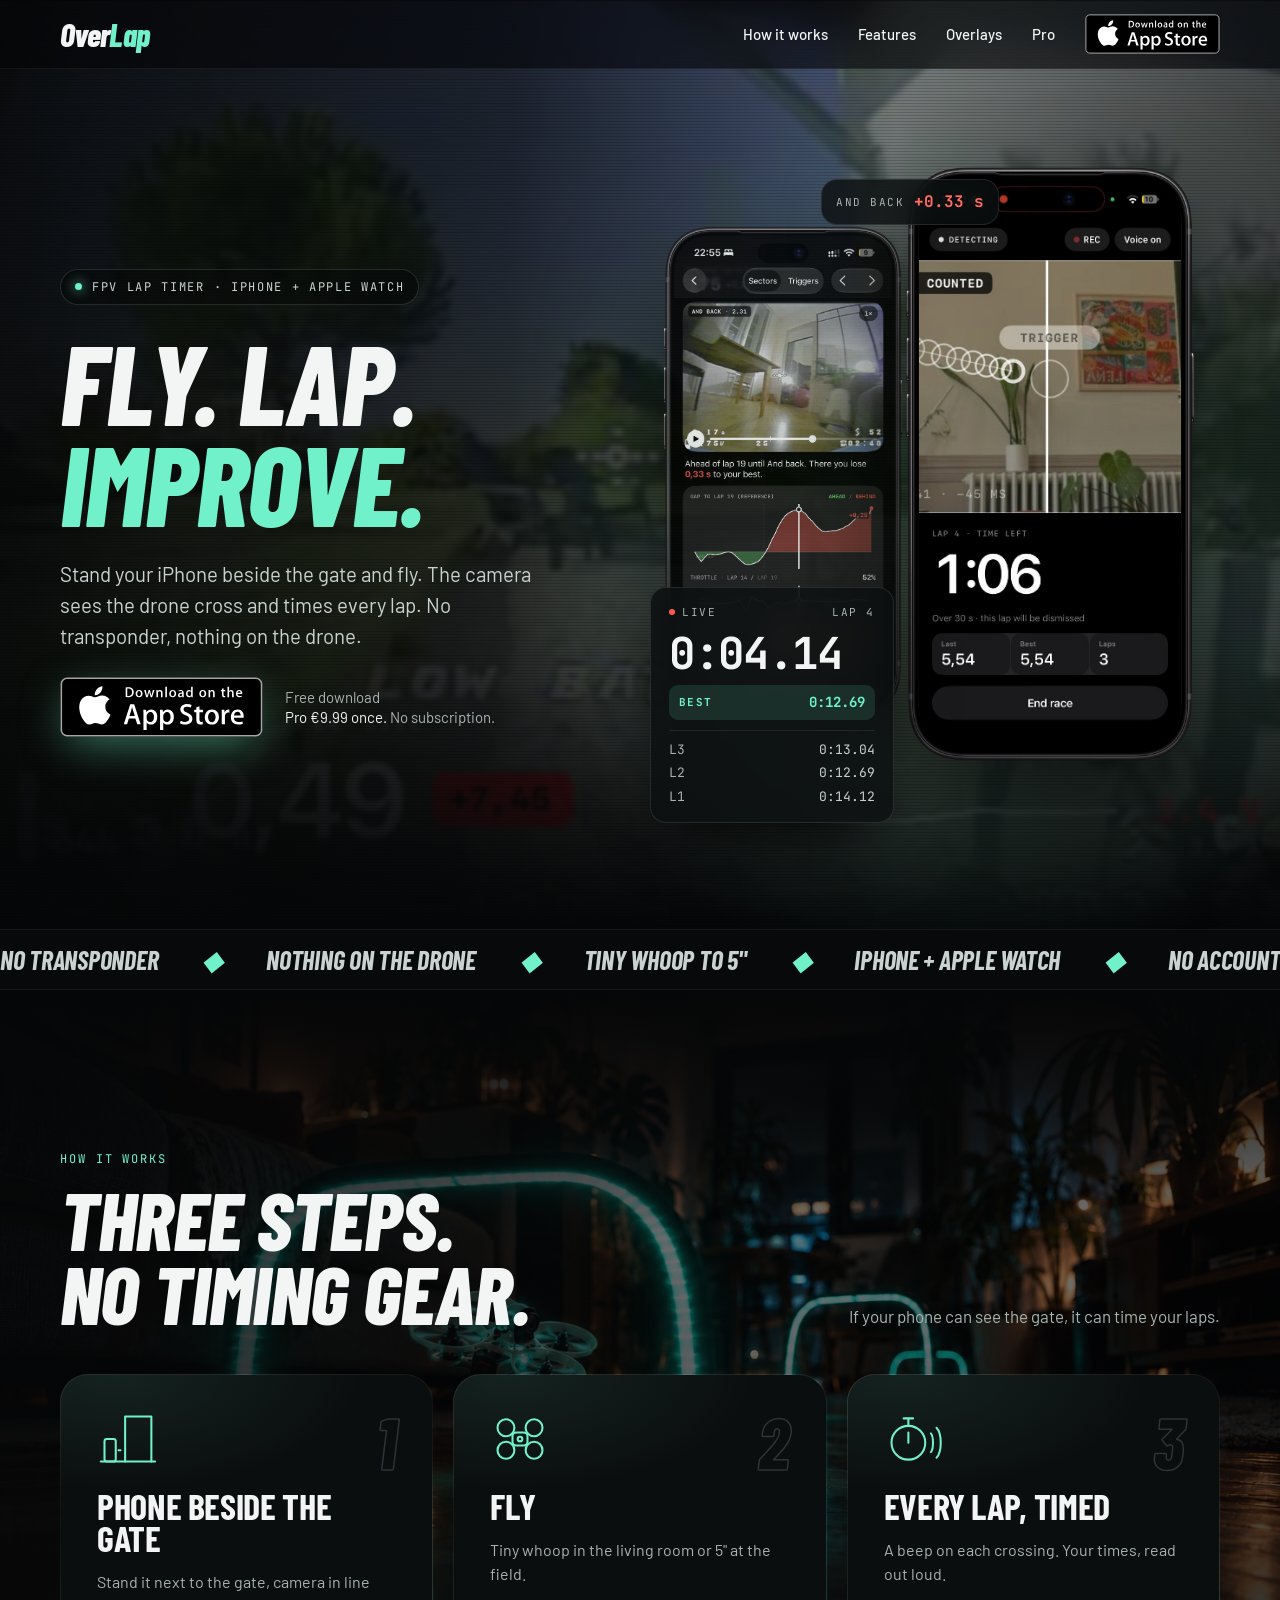
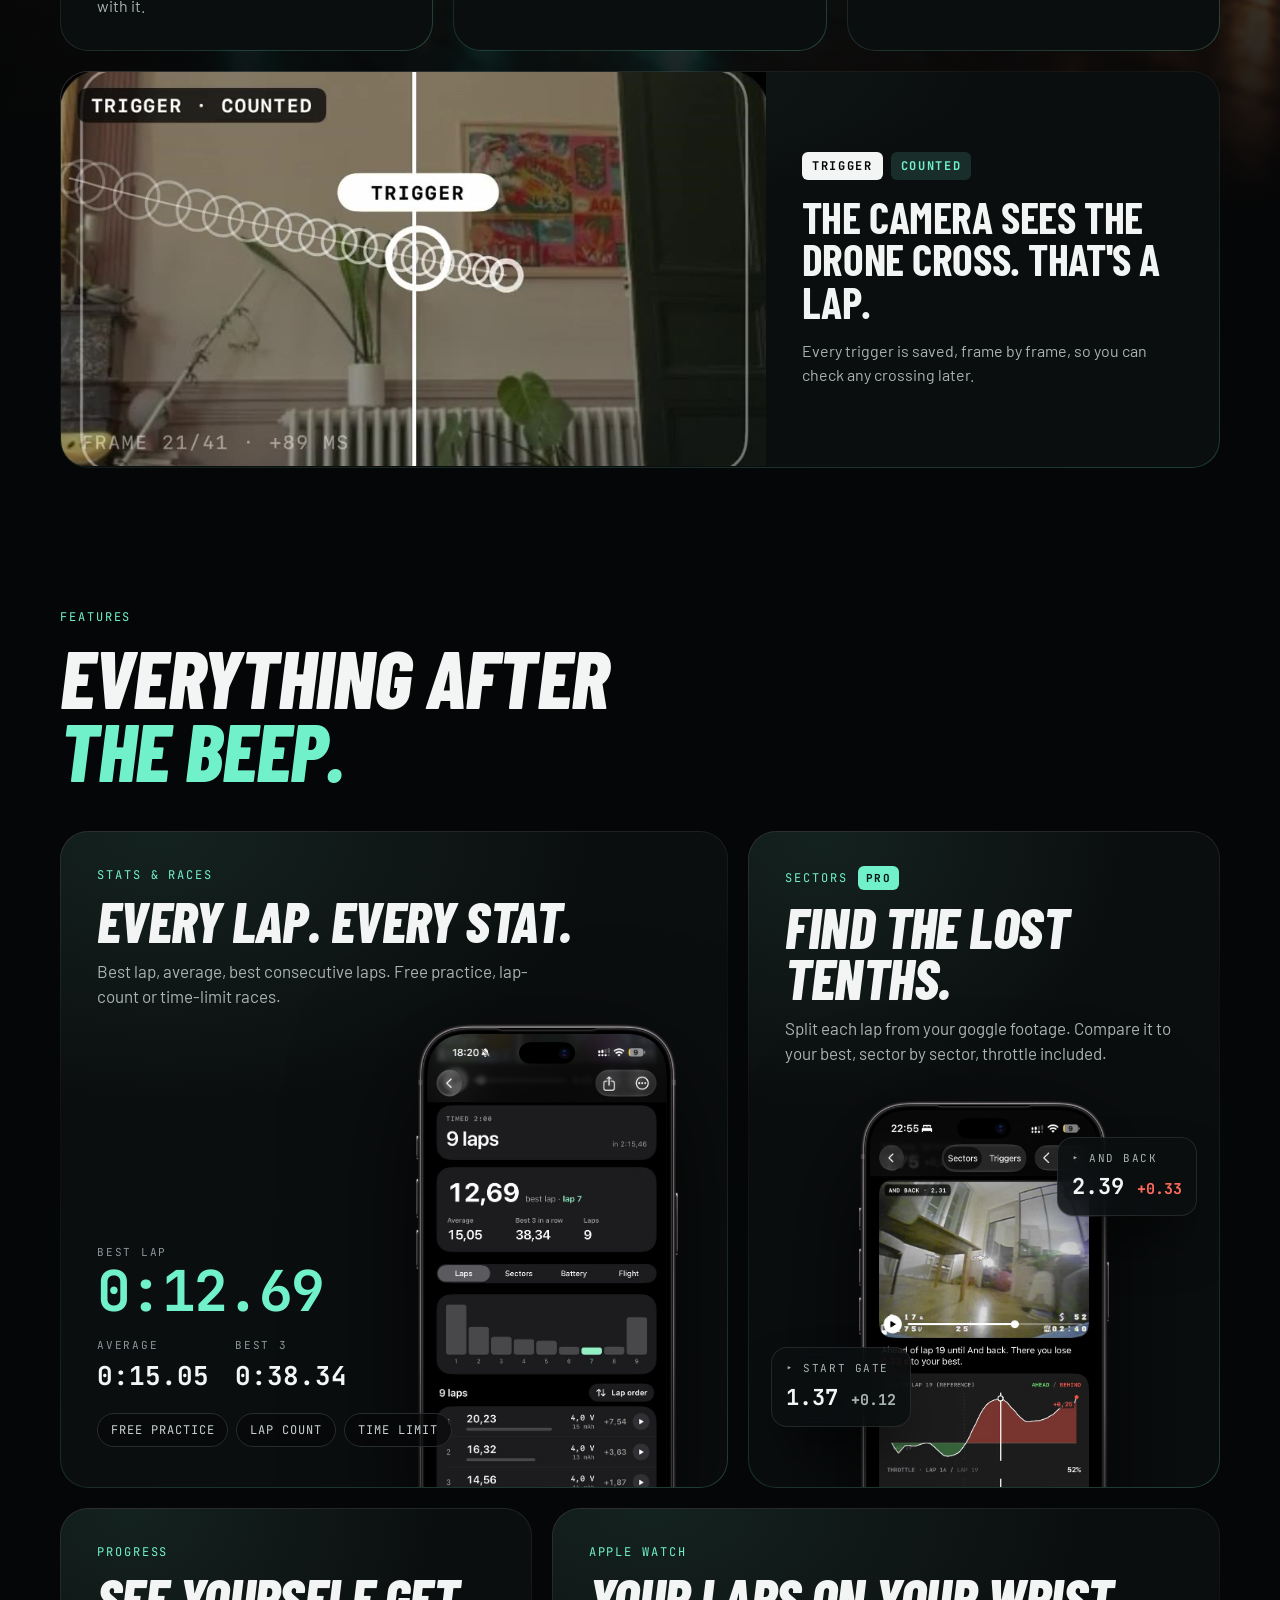
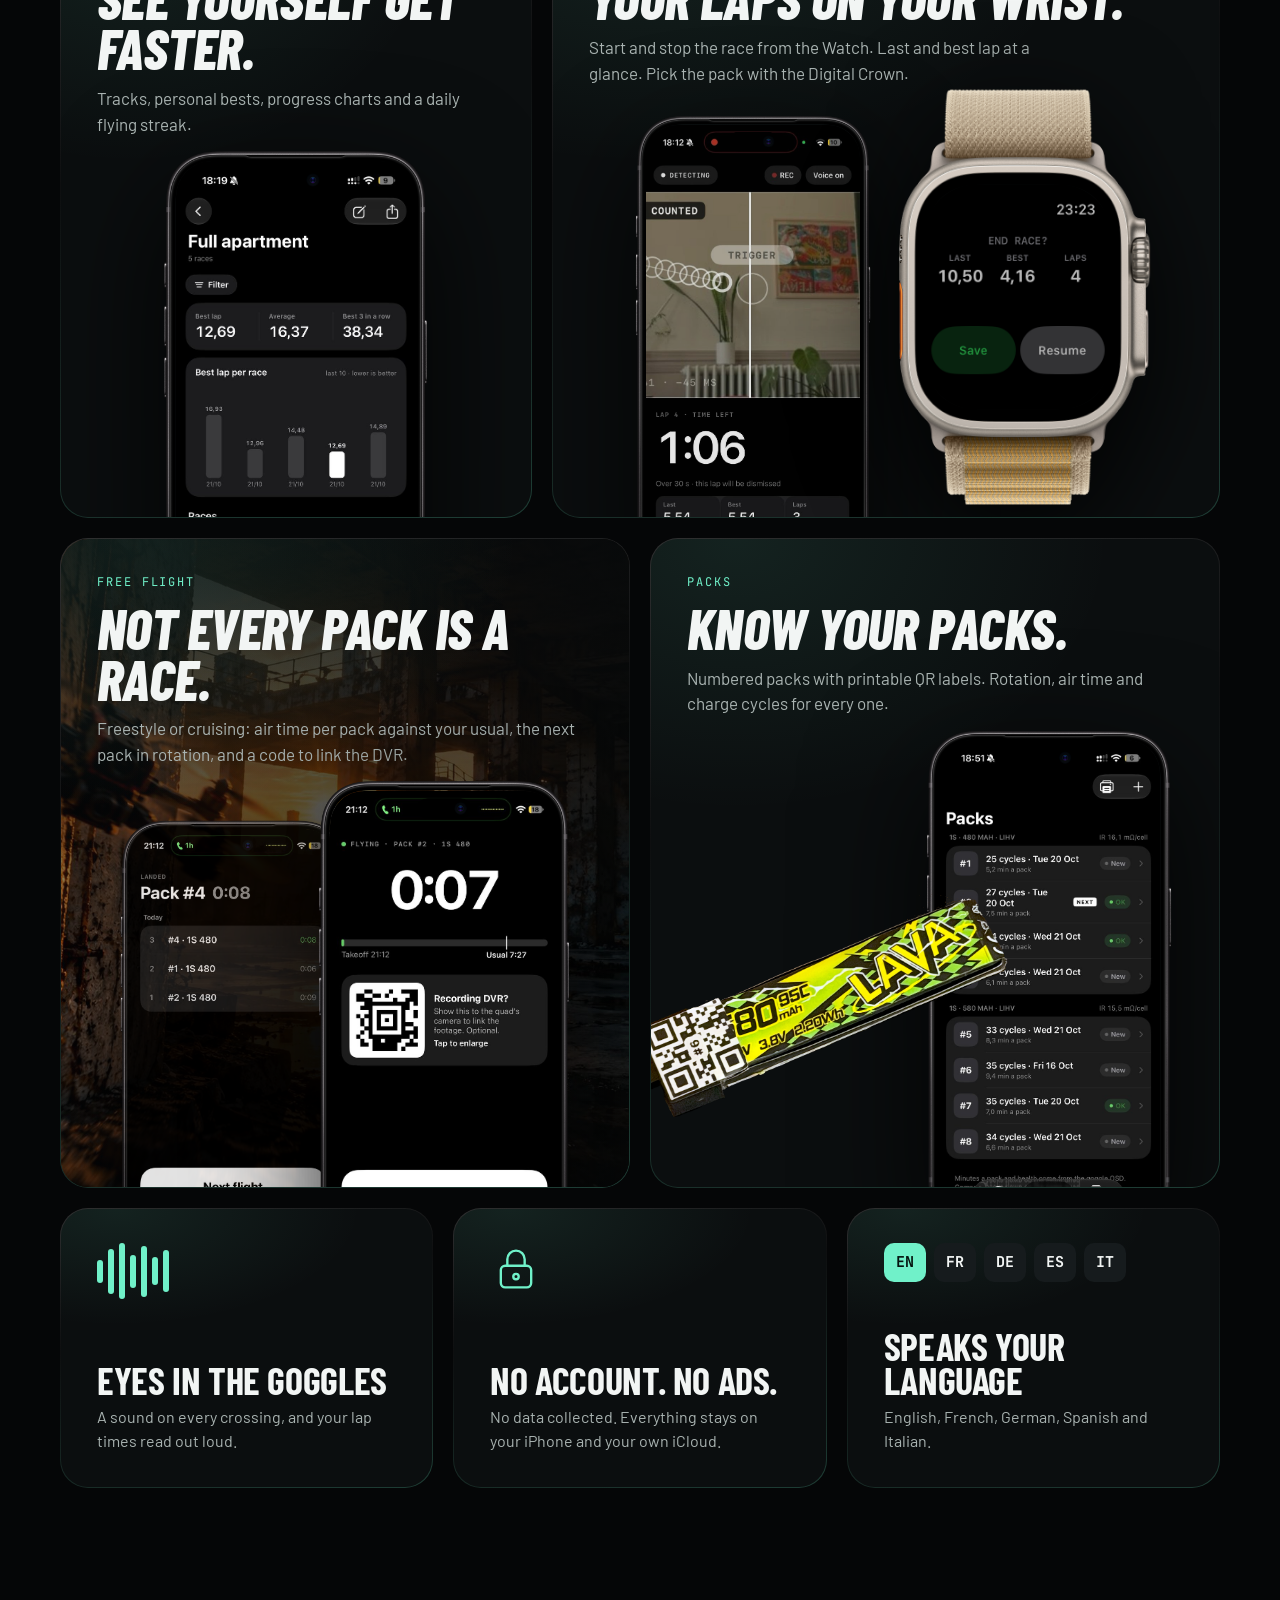
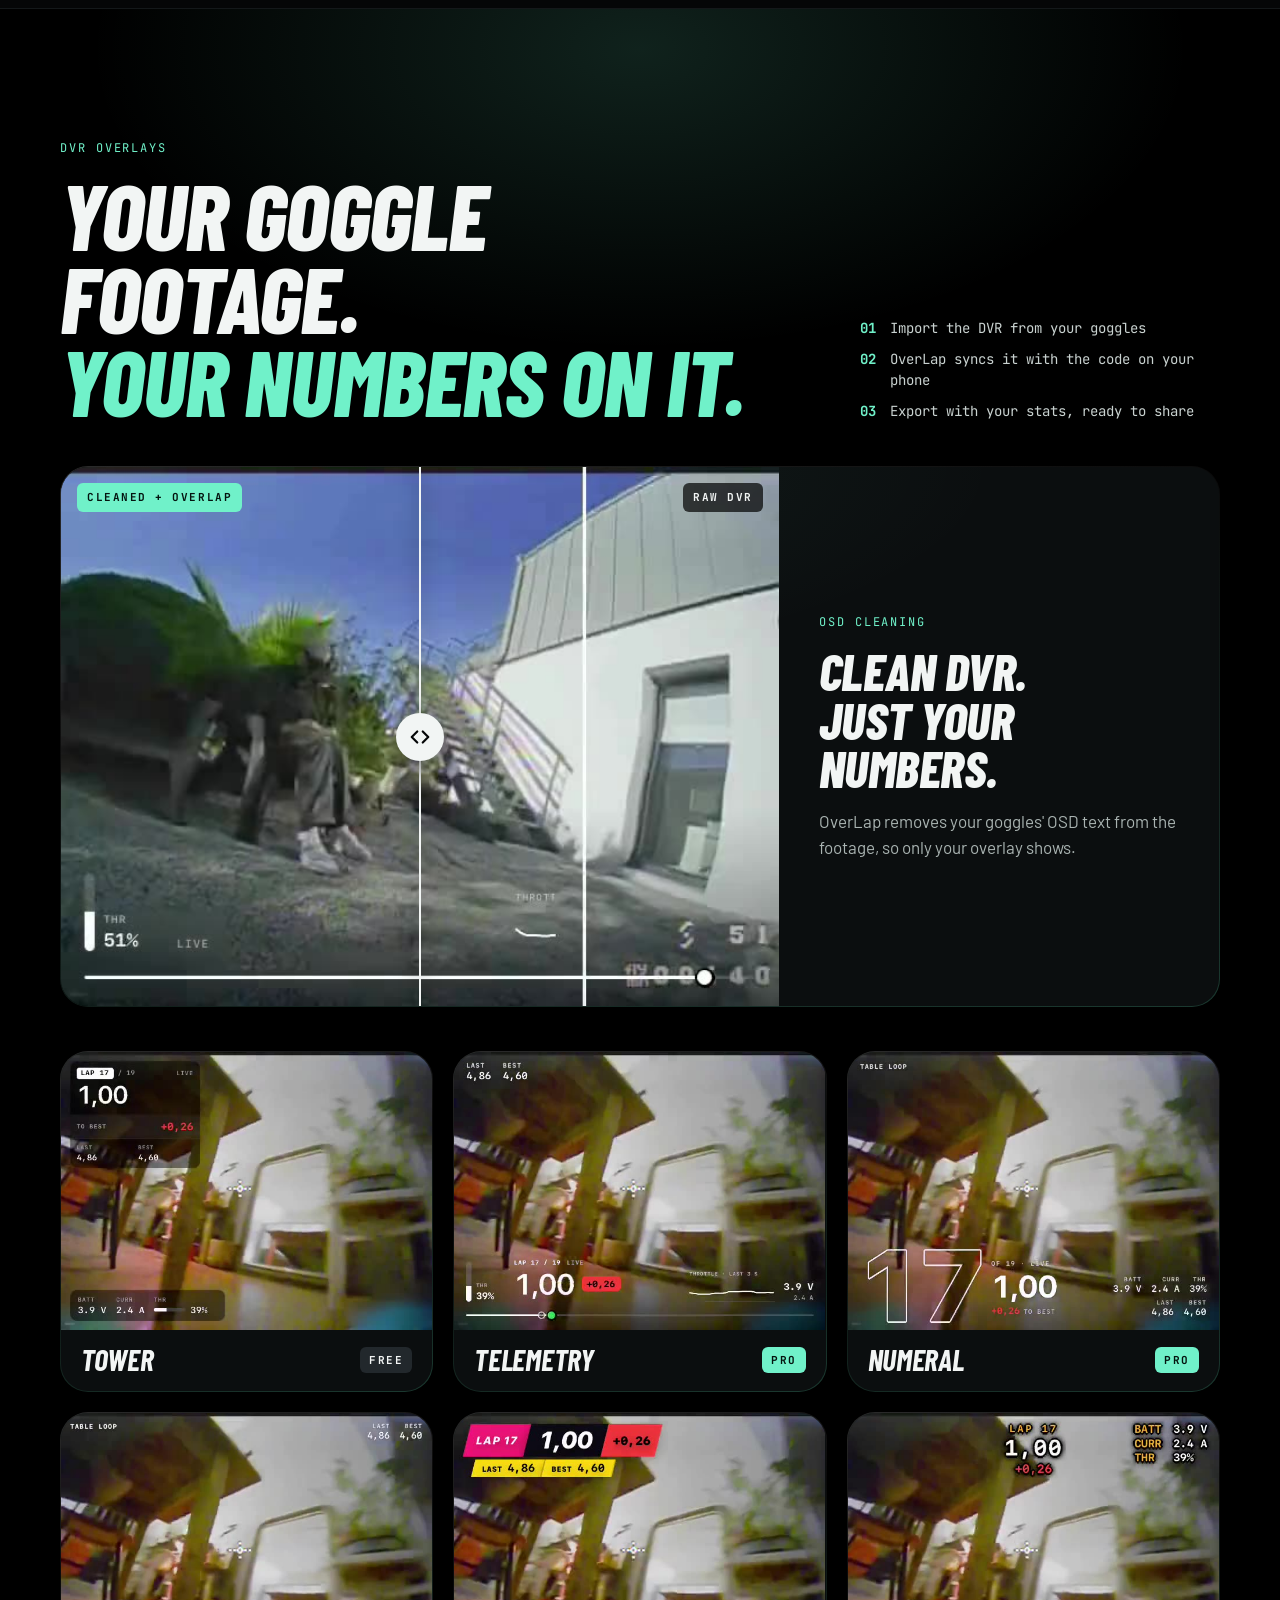
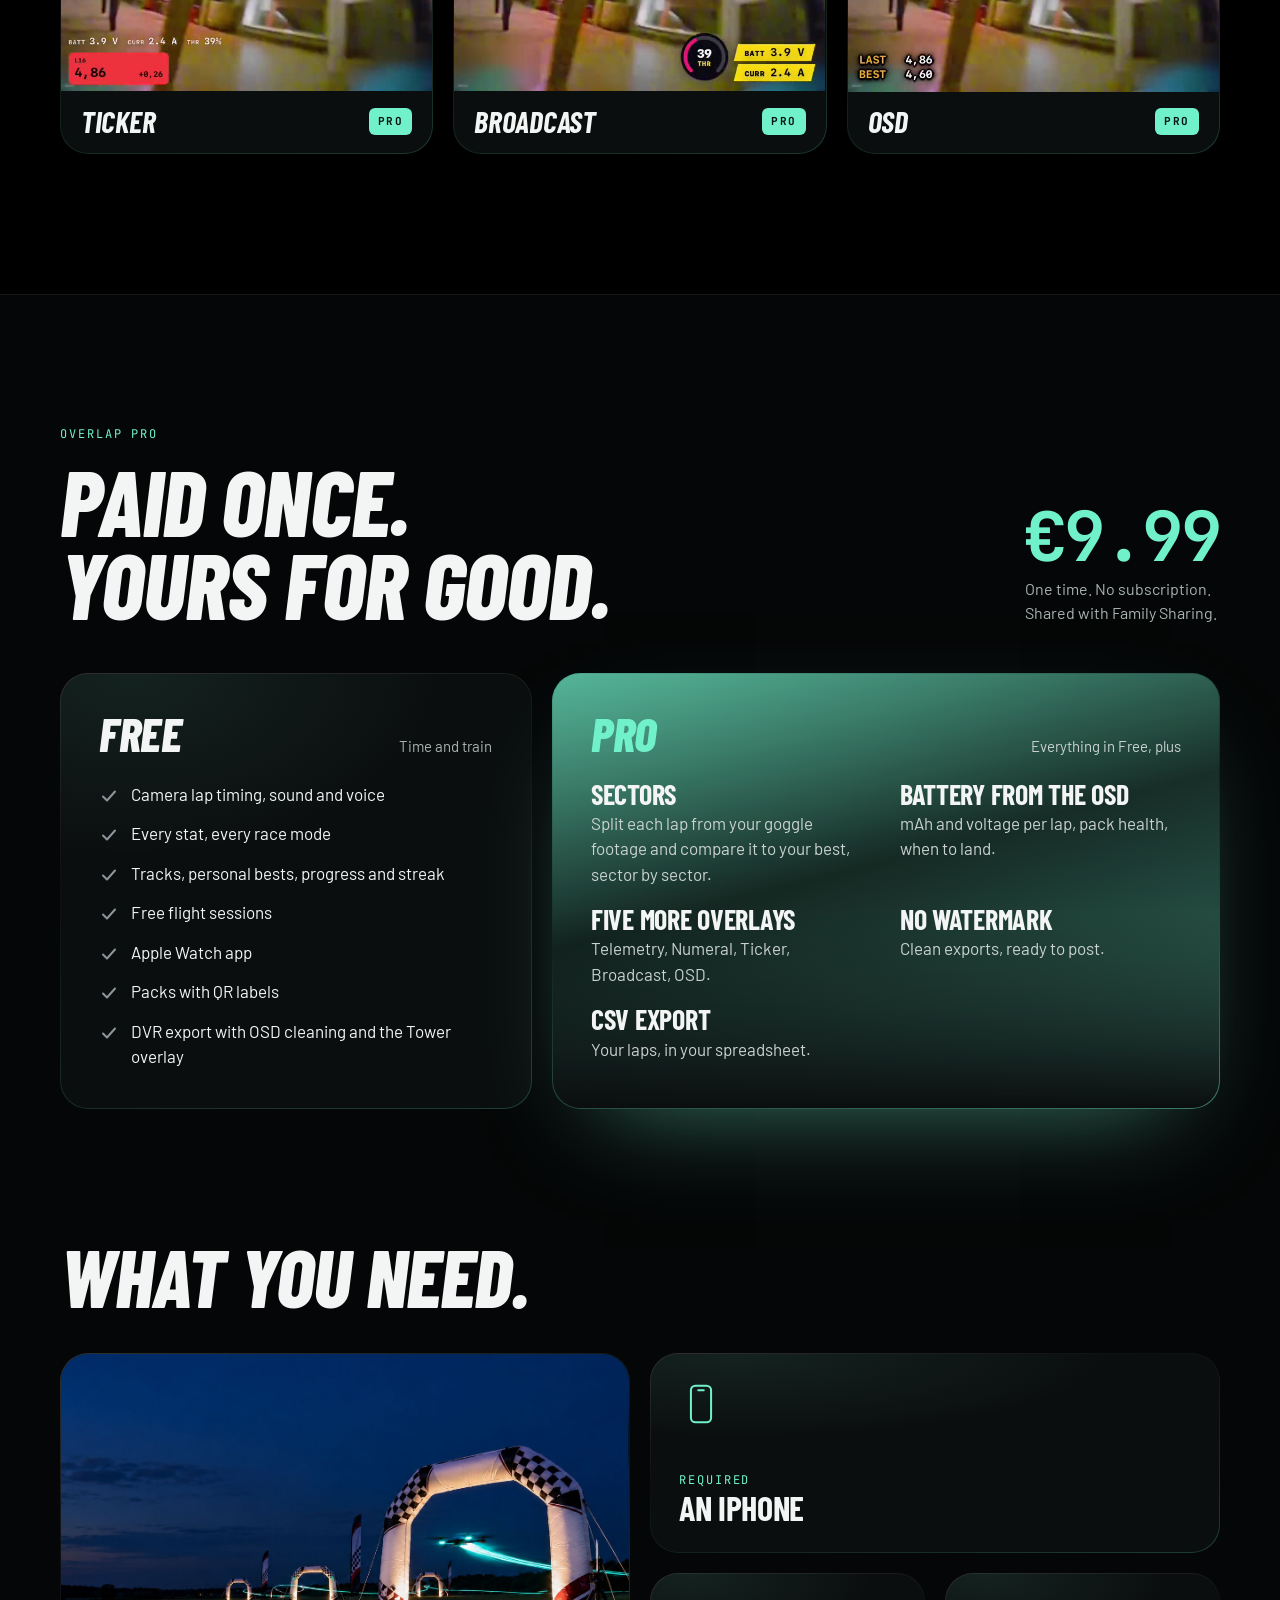
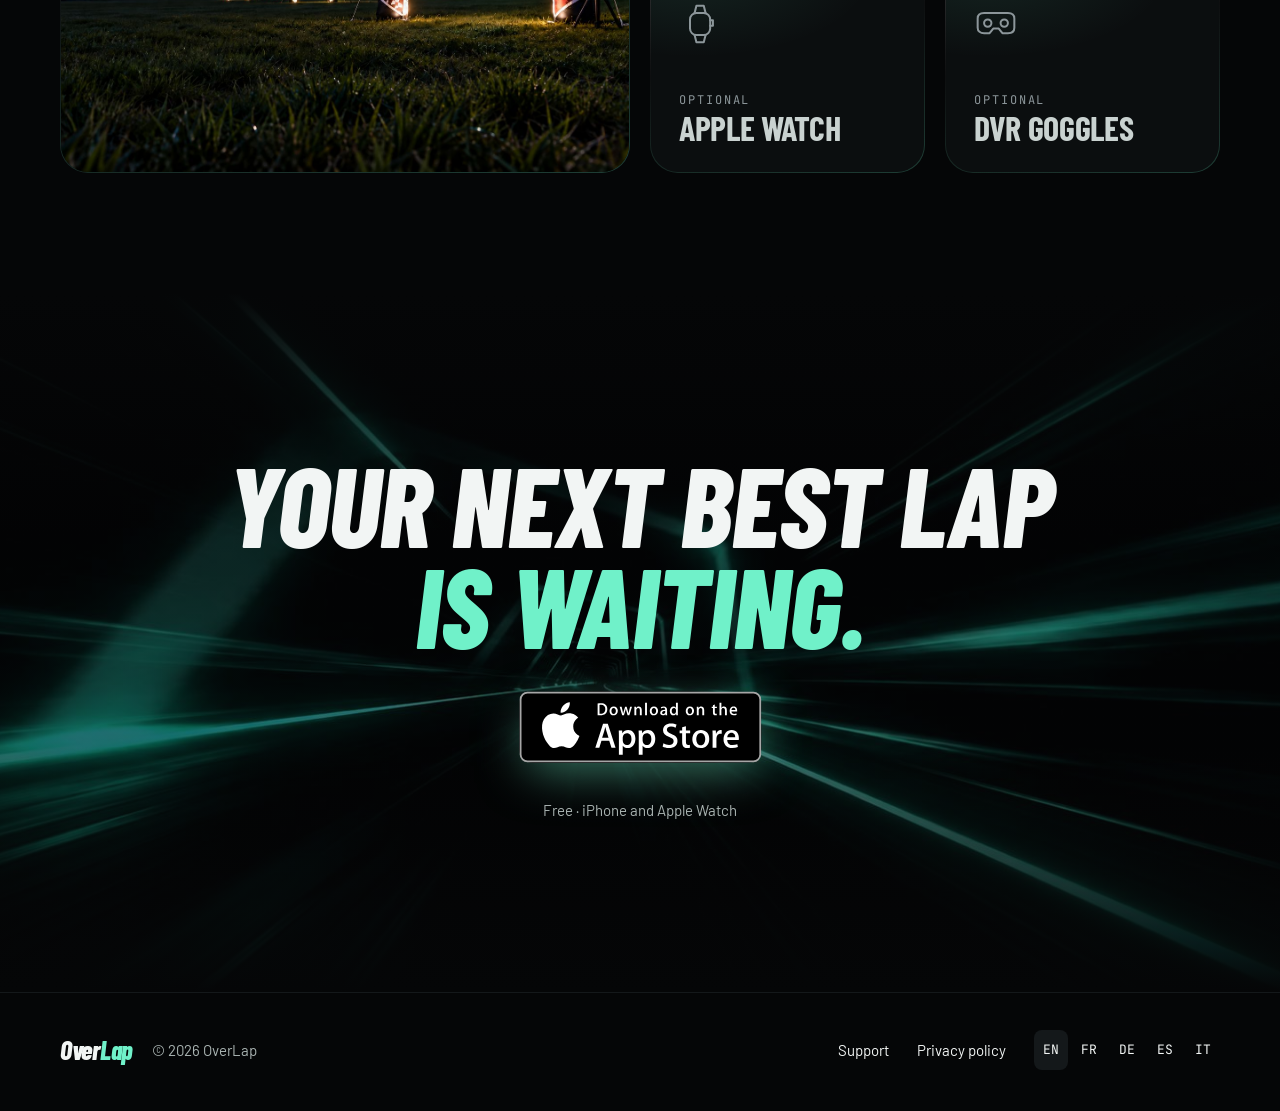
<file: index.html>
<!doctype html>
<html lang="en">
<head>
<meta charset="utf-8">
<meta name="viewport" content="width=device-width, initial-scale=1, viewport-fit=cover">
<title>OverLap – FPV Lap Timer for iPhone with DVR Overlays</title>
<meta name="description" content="OverLap is the FPV lap timer for iPhone: your phone camera times every lap, and your goggle DVR gets a stats overlay. No transponder, nothing on the drone.">
<meta name="theme-color" content="#050607">
<meta property="og:type" content="website">
<meta property="og:title" content="OverLap – FPV Lap Timer for iPhone with DVR Overlays">
<meta property="og:description" content="OverLap is the FPV lap timer for iPhone: your phone camera times every lap, and your goggle DVR gets a stats overlay. No transponder, nothing on the drone.">
<meta property="og:site_name" content="OverLap">
<meta property="og:image:alt" content="Light trails of an FPV drone through a gate">
<meta property="og:image" content="https://overlapfpv.com/assets/backdrop-light-trails.jpg">
<meta property="og:url" content="https://overlapfpv.com/">
<meta name="twitter:card" content="summary_large_image">
<meta name="twitter:title" content="OverLap – FPV Lap Timer for iPhone with DVR Overlays">
<meta name="twitter:description" content="OverLap is the FPV lap timer for iPhone: your phone camera times every lap, and your goggle DVR gets a stats overlay. No transponder, nothing on the drone.">
<meta name="twitter:image" content="https://overlapfpv.com/assets/backdrop-light-trails.jpg">
<link rel="canonical" href="https://overlapfpv.com/">
<link rel="preconnect" href="https://fonts.googleapis.com">
<link href="https://fonts.googleapis.com/css2?family=Barlow+Condensed:ital,wght@0,600;0,700;0,800;1,700;1,800&amp;family=Barlow:wght@400;500;600&amp;family=JetBrains+Mono:wght@500;700&amp;display=swap" rel="stylesheet">
<script type="application/ld+json">
{"@context":"https://schema.org","@type":"SoftwareApplication","name":"OverLap","description":"OverLap is the FPV lap timer for iPhone: your phone camera times every lap, and your goggle DVR gets a stats overlay. No transponder, nothing on the drone.","applicationCategory":"SportsApplication","operatingSystem":"iOS","url":"https://overlapfpv.com/","downloadUrl":"https://apps.apple.com/app/id6822360225","image":"https://overlapfpv.com/assets/backdrop-light-trails.jpg","offers":{"@type":"Offer","price":"0","priceCurrency":"EUR","description":"Free download; OverLap Pro is a €9.99 one-time in-app purchase"}}
</script>
<style>
.sr-only{position:absolute;width:1px;height:1px;overflow:hidden;clip:rect(0 0 0 0);white-space:nowrap}
:root{--accent:#70F1C9}

body{margin:0;background:#050607}
a{color:#F2F5F4;text-decoration:none}a:hover{color:#70F1C9}
.page{container-type:inline-size;container-name:page}
.page *{box-sizing:border-box}
.mono{font-family:'JetBrains Mono',ui-monospace,'SF Mono',Menlo,monospace;font-variant-numeric:tabular-nums}
.display{font-family:'Barlow Condensed','Arial Narrow',sans-serif;text-transform:uppercase;letter-spacing:-0.01em;line-height:.9}
.wrap{width:100%;max-width:1240px;margin:0 auto;padding-inline:clamp(16px,4cqi,40px)}
.kicker{font-family:'JetBrains Mono',ui-monospace,monospace;font-size:12px;letter-spacing:.16em;text-transform:uppercase;color:var(--accent)}

/* ── 3D devices: real mockup PNG on top, screenshot in the exact screen rect, a side edge and glare for depth ── */
.device{position:absolute;aspect-ratio:900/1840;filter:drop-shadow(0 40px 60px rgba(0,0,0,.8))}
.device-body{position:absolute;inset:0}
.device-screen{position:absolute;left:5.333%;top:2.5%;width:89.333%;height:95%;object-fit:cover;border-radius:14.9% / 6.9%;background:#000}
.device-glare,.watch-glare{display:none}
.device-frame{position:absolute;inset:0;width:100%;height:100%;display:block;pointer-events:none}
.watch{position:absolute;aspect-ratio:600/940;filter:drop-shadow(0 30px 50px rgba(0,0,0,.85))}
.watch-screen{position:absolute;left:15.833%;top:23.298%;width:68.333%;height:53.404%;object-fit:cover;border-radius:26.6% / 21.7%;background:#000}
.watch-glare{position:absolute;left:15.833%;top:23.298%;width:68.333%;height:53.404%;border-radius:26.6% / 21.7%;background:linear-gradient(125deg,rgba(255,255,255,.2),rgba(255,255,255,0) 45%);pointer-events:none}

/* ── Bento ── */
.bento{display:grid;grid-template-columns:repeat(12,minmax(0,1fr));gap:20px}
.span-4{grid-column:span 4}.span-5{grid-column:span 5}.span-6{grid-column:span 6}.span-7{grid-column:span 7}.span-8{grid-column:span 8}.span-12{grid-column:span 12}
.tile{position:relative;overflow:hidden;isolation:isolate;border-radius:28px;border:1px solid transparent;background:linear-gradient(#0B0E0F,#0B0E0F) padding-box,linear-gradient(165deg,rgba(255,255,255,.17),rgba(255,255,255,.04) 38%,rgba(112,241,201,.24)) border-box;display:flex;flex-direction:column}
.tile::before{content:"";position:absolute;inset:0;z-index:-1;background:radial-gradient(110% 70% at 15% 0%,rgba(112,241,201,.09),rgba(112,241,201,0) 60%)}
.tile-copy{position:relative;z-index:2;padding:34px 36px 0;display:flex;flex-direction:column;gap:12px}
.tile-media{position:relative;flex:1}
.chip{font-family:'JetBrains Mono',ui-monospace,monospace;font-size:12px;letter-spacing:.08em;border:1px solid #262C30;border-radius:999px;padding:7px 13px;color:#C9D2D0;background:rgba(5,6,7,.6)}
.float-card{position:absolute;z-index:5;background:rgba(12,15,16,.82);backdrop-filter:blur(16px);-webkit-backdrop-filter:blur(16px);border:1px solid rgba(255,255,255,.1);border-radius:16px;box-shadow:0 30px 60px -20px rgba(0,0,0,.9)}
.pro-badge{font-family:'JetBrains Mono',ui-monospace,monospace;font-size:11px;font-weight:700;letter-spacing:.14em;padding:4px 8px;border-radius:6px;background:var(--accent);color:#04140F}

.ba{position:absolute;inset:0;--p:50%;overflow:hidden;touch-action:pan-y}
.ba video{position:absolute;inset:0;width:100%;height:100%;object-fit:cover;display:block}
#ba-after{clip-path:inset(0 calc(100% - var(--p)) 0 0)}
.ba-line{position:absolute;top:0;bottom:0;left:var(--p);width:2px;margin-left:-1px;background:#F2F5F4;box-shadow:0 0 18px rgba(0,0,0,.6);pointer-events:none}
.ba-knob{position:absolute;top:50%;left:50%;width:48px;height:48px;margin:-24px 0 0 -24px;border-radius:50%;background:#F2F5F4;color:#050607;display:flex;align-items:center;justify-content:center;box-shadow:0 8px 30px rgba(0,0,0,.6)}
.ba-range{position:absolute;inset:0;width:100%;height:100%;margin:0;opacity:0;cursor:ew-resize;-webkit-appearance:none;appearance:none}
.ba-range:focus-visible~.ba-line .ba-knob{outline:3px solid var(--accent);outline-offset:3px}
/* ── Motion ── */
@keyframes bestFlashA{0%{background:#70F1C9;color:#04140F;transform:scale(1.06)}100%{background:rgba(112,241,201,.12);color:#70F1C9;transform:scale(1)}}
@keyframes bestFlashB{0%{background:#70F1C9;color:#04140F;transform:scale(1.06)}100%{background:rgba(112,241,201,.12);color:#70F1C9;transform:scale(1)}}
@keyframes livePulse{0%,100%{opacity:1}50%{opacity:.25}}
@keyframes reveal{from{opacity:0;transform:translateY(32px)}to{opacity:1;transform:none}}
@keyframes marquee{to{transform:translateX(-50%)}}
@keyframes voiceBar{0%,100%{transform:scaleY(.25)}50%{transform:scaleY(1)}}
@keyframes floatY{0%,100%{transform:translateY(0)}50%{transform:translateY(-10px)}}
.live-dot{animation:livePulse 1.2s ease-in-out infinite}
.marquee-track{display:flex;gap:44px;width:max-content;animation:marquee 46s linear infinite}
.voice-bar{transform-origin:center;animation:voiceBar 1.1s ease-in-out infinite}
.floating{animation:floatY 6s ease-in-out infinite}
@media (prefers-reduced-motion: no-preference){
  @supports (animation-timeline: view()){
    .reveal{animation:reveal linear both;animation-timeline:view();animation-range:entry 0% entry 40%}
  }
}
@media (prefers-reduced-motion: reduce){
  .live-dot,.marquee-track,.voice-bar,.floating{animation:none}
}

/* ── Responsive ── */
.hero-video-portrait{display:none}
.mobile-bar{display:none}
.nav-links{display:flex}
@container page (max-width: 1000px){
  .span-4,.span-5,.span-6,.span-7,.span-8{grid-column:span 12}
}
@container page (max-width: 760px){
  .hero-video-landscape{display:none}
  .hero-video-portrait{display:block}
  .nav-links{display:none}
  .mobile-bar{display:flex}
  .hero-back-device{display:none}
  .hero-stage{min-height:560px !important}
  .tile-copy{padding:26px 24px 0}
}

</style>
</head>
<body>
<div class="page" style="background: #050607; color: #F2F5F4; font-family: 'Barlow', system-ui, -apple-system, sans-serif; font-size: 18px; line-height: 1.5; overflow-x: clip; -webkit-font-smoothing: antialiased">

  <!-- ───────── NAV ───────── -->
  <nav aria-label="Main" style="position: sticky; top: 0; z-index: 20; background: rgba(5,6,7,.62); backdrop-filter: blur(18px) saturate(1.4); -webkit-backdrop-filter: blur(18px) saturate(1.4); border-bottom: 1px solid rgba(255,255,255,.06)">
    <div class="wrap" style="display: flex; align-items: center; justify-content: space-between; gap: 24px; height: 68px">
      <a href="#top" aria-label="OverLap home" class="display" style="font-size: 32px; font-weight: 800; font-style: italic; text-transform: none; letter-spacing: -0.02em; display: flex; align-items: baseline"><span>Over</span><span style="color: var(--accent)">Lap</span></a>
      <div class="nav-links" style="align-items: center; gap: 30px; font-size: 15px; font-weight: 500">
        <a href="#how">How it works</a>
        <a href="#features">Features</a>
        <a href="#overlays">Overlays</a>
        <a href="#pro">Pro</a>
        <a href="https://apps.apple.com/app/id6822360225" aria-label="Download OverLap on the App Store" style="display: block; line-height: 0"><img src="assets/app-store-badge.svg" alt="Download on the App Store" style="height: 40px; width: auto"></a>
      </div>
    </div>
  </nav>

  <!-- ───────── HERO ───────── -->
  <header id="top" style="position: relative; overflow: hidden; isolation: isolate; margin-top: -68px; padding-top: 68px">
    <video class="hero-video-landscape" src="assets/hero-goggle-loop.mp4" poster="assets/hero-goggle-loop-poster.jpg" autoplay="" muted="" loop="" playsinline="" preload="auto" aria-hidden="true" style="position: absolute; inset: 0; width: 100%; height: 100%; object-fit: cover; z-index: -3; filter: blur(2px) saturate(1.15); transform: scale(1.04)"></video>
    <video class="hero-video-portrait" src="assets/goggle-portrait-telemetry.mp4" poster="assets/goggle-portrait-telemetry-poster.jpg" autoplay="" muted="" loop="" playsinline="" preload="auto" aria-hidden="true" style="position: absolute; inset: 0; width: 100%; height: 100%; object-fit: cover; z-index: -3"></video>
    <div aria-hidden="true" style="position: absolute; inset: 0; z-index: -2; background: linear-gradient(90deg, rgba(5,6,7,.96) 0%, rgba(5,6,7,.82) 40%, rgba(5,6,7,.5) 70%, rgba(5,6,7,.72) 100%), linear-gradient(0deg, #050607 0%, rgba(5,6,7,0) 28%)"></div>
    <div aria-hidden="true" style="position: absolute; right: -10%; top: 10%; width: 70%; aspect-ratio: 1; z-index: -1; background: radial-gradient(closest-side, rgba(112,241,201,.22), rgba(112,241,201,0))"></div>
    <div aria-hidden="true" style="position: absolute; inset: 0; z-index: -1; opacity: .18; background: repeating-linear-gradient(0deg, rgba(0,0,0,.9) 0px, rgba(0,0,0,.9) 1px, transparent 1px, transparent 3px)"></div>

    <div class="wrap" style="display: flex; flex-wrap: wrap; align-items: center; gap: 40px; padding-top: 72px; padding-bottom: 64px; min-height: 860px">
      <div style="flex: 1 1 440px; min-width: 0; display: flex; flex-direction: column; gap: 26px; max-width: 600px">
        <div class="mono" style="display: inline-flex; align-self: flex-start; align-items: center; gap: 10px; font-size: 12px; letter-spacing: .14em; text-transform: uppercase; color: #C9D2D0; border: 1px solid rgba(255,255,255,.12); border-radius: 999px; padding: 8px 14px; background: rgba(5,6,7,.5)">
          <span class="live-dot" aria-hidden="true" style="width: 7px; height: 7px; border-radius: 50%; background: var(--accent); box-shadow: 0 0 12px var(--accent)"></span>
          <span>FPV lap timer · iPhone + Apple Watch</span>
        </div>
        <h1 class="display" style="margin: 0; font-size: clamp(62px, 8.8cqi, 138px); font-weight: 800; font-style: italic; text-wrap: balance"><span class="sr-only">OverLap, the FPV lap timer for iPhone. </span>Fly. Lap. <span style="color: var(--accent)">Improve.</span></h1>
        <p style="margin: 0; font-size: clamp(18px, 1.6cqi, 21px); color: #C9D2D0; max-width: 500px; text-wrap: pretty">Stand your iPhone beside the gate and fly. The camera sees the drone cross and times every lap. No transponder, nothing on the drone.</p>
        <div style="display: flex; flex-wrap: wrap; align-items: center; gap: 16px 22px">
          <a href="https://apps.apple.com/app/id6822360225" aria-label="Download OverLap on the App Store" style="display: block; line-height: 0; border-radius: 12px; box-shadow: 0 12px 44px -8px rgba(112,241,201,.5)"><img src="assets/app-store-badge.svg" alt="Download on the App Store" style="height: 60px; width: auto; display: block"></a>
          <div style="font-size: 15px; color: #A9B3B1; line-height: 1.35">Free download<br><span style="color: #F2F5F4">Pro €9.99 once.</span> No subscription.</div>
        </div>
      </div>

      <div class="hero-stage" style="flex: 1 1 460px; min-width: 0; position: relative; min-height: 700px">
        <div class="device hero-back-device" style="width: clamp(220px, 19cqi, 262px); left: 2%; top: 70px; --rotate-y: 30deg; --rotate-x: 4deg; --rotate-z: -3deg; opacity: .85">
          <div class="device-body">
            <img class="device-screen" src="assets/screen-sectors.jpg" alt="Sector comparison: gap to lap 19 chart and throttle trace">
            <span class="device-glare" aria-hidden="true"></span>
            <img class="device-frame" src="assets/iphone-17-pro-frame.png" alt="" aria-hidden="true">
          </div>
        </div>
        <div class="device" style="width: clamp(250px, 23cqi, 310px); right: 4%; top: 10px; --rotate-y: -20deg; --rotate-x: 5deg; --rotate-z: 2deg; z-index: 2">
          <div class="device-body">
            <img class="device-screen" src="assets/screen-race-live.jpg" alt="OverLap race screen: the camera view with the gate trigger line, lap 4, 1:06 time left, last and best lap">
            <span class="device-glare" aria-hidden="true"></span>
            <img class="device-frame" src="assets/iphone-17-pro-frame.png" alt="" aria-hidden="true">
          </div>
        </div>

        <div class="float-card" role="img" aria-label="Live lap timer" style="left: 0; bottom: 30px; width: 244px; padding: 16px 18px; display: flex; flex-direction: column; gap: 10px">
          <div class="mono" style="display: flex; justify-content: space-between; align-items: center; font-size: 11px; letter-spacing: .14em; color: #A9B3B1">
            <span style="display: flex; align-items: center; gap: 7px"><span class="live-dot" style="width: 6px; height: 6px; border-radius: 50%; background: #FF5A4E"></span>LIVE</span>
            <span>LAP 4</span>
          </div>
          <div class="mono" style="font-size: 44px; font-weight: 700; line-height: 1; letter-spacing: -0.03em">0:08.42</div>
          <div class="mono" style="display: flex; justify-content: space-between; align-items: center; padding: 7px 10px; border-radius: 9px; font-size: 14px; font-weight: 700; background: rgba(112,241,201,.12); color: var(--accent); animation: none">
            <span style="letter-spacing: .12em; font-size: 11px">BEST</span><span>0:12.69</span>
          </div>
          <div style="display: flex; flex-direction: column; gap: 4px; border-top: 1px solid rgba(255,255,255,.08); padding-top: 9px">
            <div class="mono" style="display: flex; justify-content: space-between; font-size: 13px; color: #A9B3B1"><span data-lap-n>L3</span><span data-lap-t style="color: #C9D2D0">0:13.04</span></div>
<div class="mono" style="display: flex; justify-content: space-between; font-size: 13px; color: #A9B3B1"><span data-lap-n>L2</span><span data-lap-t style="color: #C9D2D0">0:12.69</span></div>
<div class="mono" style="display: flex; justify-content: space-between; font-size: 13px; color: #A9B3B1"><span data-lap-n>L1</span><span data-lap-t style="color: #C9D2D0">0:14.12</span></div>
          </div>
        </div>

        <div class="float-card floating hero-back-device" style="left: 30%; top: 26px; padding: 10px 14px; display: flex; align-items: center; gap: 10px">
          <span class="mono" style="font-size: 11px; letter-spacing: .14em; color: #A9B3B1">AND BACK</span>
          <span class="mono" style="font-size: 16px; font-weight: 700; color: #FF6B5E">+0.33 s</span>
        </div>
      </div>
    </div>
  </header>

  <!-- ───────── MARQUEE ───────── -->
  <div aria-hidden="true" style="border-top: 1px solid #14181A; border-bottom: 1px solid #14181A; overflow: hidden; padding: 18px 0; background: #07090A">
    <div class="marquee-track display" style="font-size: 26px; font-weight: 700; font-style: italic; color: #C9D2D0; white-space: nowrap">
      <span>No transponder</span><span style="color: var(--accent)">◆</span><span>Nothing on the drone</span><span style="color: var(--accent)">◆</span><span>Tiny whoop to 5"</span><span style="color: var(--accent)">◆</span><span>iPhone + Apple Watch</span><span style="color: var(--accent)">◆</span><span>No account</span><span style="color: var(--accent)">◆</span><span>Pro €9.99 once</span><span style="color: var(--accent)">◆</span>
      <span>No transponder</span><span style="color: var(--accent)">◆</span><span>Nothing on the drone</span><span style="color: var(--accent)">◆</span><span>Tiny whoop to 5"</span><span style="color: var(--accent)">◆</span><span>iPhone + Apple Watch</span><span style="color: var(--accent)">◆</span><span>No account</span><span style="color: var(--accent)">◆</span><span>Pro €9.99 once</span><span style="color: var(--accent)">◆</span>
    </div>
  </div>

  <div>
    <!-- ───────── HOW IT WORKS ───────── -->
    <section id="how" aria-labelledby="how-title" style="position: relative; isolation: isolate; padding: 160px 0 60px">
      <img src="assets/backdrop-living-room.jpg" alt="" aria-hidden="true" loading="lazy" style="position: absolute; left: 0; top: 0; width: 100%; height: 820px; object-fit: cover; object-position: 50% 60%; z-index: -2; opacity: .7">
      <div aria-hidden="true" style="position: absolute; left: 0; top: 0; width: 100%; height: 822px; z-index: -1; background: linear-gradient(180deg, #050607 0%, rgba(5,6,7,.35) 30%, rgba(5,6,7,.55) 60%, #050607 100%), linear-gradient(90deg, rgba(5,6,7,.75) 0%, rgba(5,6,7,0) 60%)"></div>
      <div class="wrap" style="display: flex; flex-direction: column; gap: 44px">
        <div class="reveal" style="display: flex; flex-wrap: wrap; justify-content: space-between; align-items: flex-end; gap: 20px 60px">
          <div style="display: flex; flex-direction: column; gap: 14px">
            <div class="kicker">How it works</div>
            <h2 id="how-title" class="display" style="margin: 0; font-size: clamp(48px, 6.4cqi, 92px); font-weight: 800; font-style: italic">Three steps.<br>No timing gear.</h2>
          </div>
          <p style="margin: 0; max-width: 380px; color: #A9B3B1; font-size: 17px">If your phone can see the gate, it can time your laps.</p>
        </div>

        <div class="bento reveal">
          <div class="tile span-4" style="min-height: 250px">
            <div class="tile-copy" style="padding-bottom: 32px; gap: 16px">
              <div style="display: flex; justify-content: space-between; align-items: flex-start">
                <svg width="60" height="60" viewBox="0 0 64 64" fill="none" stroke="currentColor" stroke-width="2.2" stroke-linecap="round" stroke-linejoin="round" aria-hidden="true" style="color: var(--accent)"><path d="M30 8v48M58 8v48M30 8h28"/><rect x="8" y="32" width="12" height="24" rx="2.5"/><path d="M4 56h58"/><path d="M23 44h5" stroke-dasharray="2 3"/></svg>
                <span class="display" style="font-size: 72px; font-weight: 800; font-style: italic; color: transparent; -webkit-text-stroke: 1.5px #2C3438">1</span>
              </div>
              <h3 class="display" style="margin: 0; font-size: 36px; font-weight: 700">Phone beside the gate</h3>
              <p style="margin: 0; color: #A9B3B1; font-size: 16px">Stand it next to the gate, camera in line with it.</p>
            </div>
          </div>
          <div class="tile span-4" style="min-height: 250px">
            <div class="tile-copy" style="padding-bottom: 32px; gap: 16px">
              <div style="display: flex; justify-content: space-between; align-items: flex-start">
                <svg width="60" height="60" viewBox="0 0 64 64" fill="none" stroke="currentColor" stroke-width="2.2" stroke-linecap="round" stroke-linejoin="round" aria-hidden="true" style="color: var(--accent)"><circle cx="17" cy="20" r="9"/><circle cx="47" cy="20" r="9"/><circle cx="17" cy="44" r="9"/><circle cx="47" cy="44" r="9"/><rect x="24" y="25" width="16" height="14" rx="4"/><circle cx="32" cy="32" r="2.5"/></svg>
                <span class="display" style="font-size: 72px; font-weight: 800; font-style: italic; color: transparent; -webkit-text-stroke: 1.5px #2C3438">2</span>
              </div>
              <h3 class="display" style="margin: 0; font-size: 36px; font-weight: 700">Fly</h3>
              <p style="margin: 0; color: #A9B3B1; font-size: 16px">Tiny whoop in the living room or 5" at the field.</p>
            </div>
          </div>
          <div class="tile span-4" style="min-height: 250px">
            <div class="tile-copy" style="padding-bottom: 32px; gap: 16px">
              <div style="display: flex; justify-content: space-between; align-items: flex-start">
                <svg width="60" height="60" viewBox="0 0 64 64" fill="none" stroke="currentColor" stroke-width="2.2" stroke-linecap="round" stroke-linejoin="round" aria-hidden="true" style="color: var(--accent)"><circle cx="26" cy="36" r="18"/><path d="M26 36V25M21 10h10M26 10v8"/><path d="M50 26c3 3 3 17 0 20M56 20c6 6 6 26 0 32"/></svg>
                <span class="display" style="font-size: 72px; font-weight: 800; font-style: italic; color: transparent; -webkit-text-stroke: 1.5px #2C3438">3</span>
              </div>
              <h3 class="display" style="margin: 0; font-size: 36px; font-weight: 700">Every lap, timed</h3>
              <p style="margin: 0; color: #A9B3B1; font-size: 16px">A beep on each crossing. Your times, read out loud.</p>
            </div>
          </div>

          <figure class="tile span-12" style="margin: 0; flex-direction: row; flex-wrap: wrap; align-items: center; gap: 0">
            <div style="flex: 1.6 1 460px; min-width: 0; position: relative; aspect-ratio: 880/492; background: #000">
              <video src="assets/gate-crossing.mp4" poster="assets/gate-crossing-poster.jpg" autoplay="" muted="" loop="" playsinline="" preload="none" aria-label="The drone crosses the gate and OverLap counts the lap" style="display: block; width: 100%; height: 100%; object-fit: cover"></video>
            </div>
            <figcaption style="flex: 1 1 300px; min-width: 0; display: flex; flex-direction: column; gap: 16px; padding: 36px">
              <div class="mono" style="display: flex; gap: 8px; flex-wrap: wrap; font-size: 12px; letter-spacing: .14em">
                <span style="padding: 5px 10px; border-radius: 6px; background: #F2F5F4; color: #050607; font-weight: 700">TRIGGER</span>
                <span style="padding: 5px 10px; border-radius: 6px; background: rgba(112,241,201,.14); color: var(--accent); font-weight: 700">COUNTED</span>
              </div>
              <p class="display" style="margin: 0; font-size: clamp(34px, 3.4cqi, 48px); font-weight: 700; line-height: .98">The camera sees the drone cross. That's a lap.</p>
              <p style="margin: 0; color: #A9B3B1; font-size: 16px">Every trigger is saved, frame by frame, so you can check any crossing later.</p>
            </figcaption>
          </figure>
        </div>
      </div>
    </section>

    <!-- ───────── FEATURES BENTO ───────── -->
    <section id="features" aria-labelledby="features-title" style="padding: 80px 0 120px">
      <div class="wrap" style="display: flex; flex-direction: column; gap: 44px">
        <div class="reveal" style="display: flex; flex-direction: column; gap: 14px">
          <div class="kicker">Features</div>
          <h2 id="features-title" class="display" style="margin: 0; font-size: clamp(48px, 6.4cqi, 92px); font-weight: 800; font-style: italic">Everything after<br><span style="color: var(--accent)">the beep.</span></h2>
        </div>

        <div class="bento">
          <!-- Stats -->
          <article class="tile span-7 reveal" style="min-height: 640px">
            <div class="tile-copy">
              <div class="kicker">Stats &amp; races</div>
              <h3 class="display" style="margin: 0; font-size: clamp(42px, 4.4cqi, 60px); font-weight: 800; font-style: italic">Every lap. Every stat.</h3>
              <p style="margin: 0; color: #A9B3B1; font-size: 17px; max-width: 440px">Best lap, average, best consecutive laps. Free practice, lap-count or time-limit races.</p>
            </div>
            <div class="tile-media" style="min-height: 420px">
              <div style="position: absolute; left: 36px; bottom: 40px; z-index: 3; display: flex; flex-direction: column; gap: 18px">
                <div style="display: flex; flex-direction: column; gap: 2px">
                  <span class="mono" style="font-size: 11px; letter-spacing: .16em; color: #8C969A">BEST LAP</span>
                  <span class="mono" style="font-size: clamp(40px, 4.4cqi, 58px); font-weight: 700; letter-spacing: -0.03em; line-height: 1; color: var(--accent)">0:12.69</span>
                </div>
                <div style="display: flex; gap: 26px">
                  <div style="display: flex; flex-direction: column; gap: 2px"><span class="mono" style="font-size: 11px; letter-spacing: .16em; color: #8C969A">AVERAGE</span><span class="mono" style="font-size: 26px; font-weight: 700">0:15.05</span></div>
                  <div style="display: flex; flex-direction: column; gap: 2px"><span class="mono" style="font-size: 11px; letter-spacing: .16em; color: #8C969A">BEST 3</span><span class="mono" style="font-size: 26px; font-weight: 700">0:38.34</span></div>
                </div>
                <div style="display: flex; flex-wrap: wrap; gap: 8px"><span class="chip">FREE PRACTICE</span><span class="chip">LAP COUNT</span><span class="chip">TIME LIMIT</span></div>
              </div>
              <div class="device" style="width: clamp(210px, 21cqi, 268px); right: 7%; top: 10px; --rotate-y: -24deg; --rotate-x: 8deg; --rotate-z: 3deg">
                <div class="device-body">
                  <img class="device-screen" src="assets/screen-race-stats.jpg" alt="Race summary: 9 laps, best lap 12.69 on lap 7, average 15.05, best 3 in a row 38.34" loading="lazy">
                  <span class="device-glare" aria-hidden="true"></span>
                  <img class="device-frame" src="assets/iphone-17-pro-frame.png" alt="" aria-hidden="true">
                </div>
              </div>
            </div>
          </article>

          <!-- Sectors (Pro) -->
          <article class="tile span-5 reveal" style="min-height: 640px">
            <div class="tile-copy">
              <div style="display: flex; align-items: center; gap: 10px"><div class="kicker">Sectors</div><span class="pro-badge">PRO</span></div>
              <h3 class="display" style="margin: 0; font-size: clamp(42px, 4.4cqi, 60px); font-weight: 800; font-style: italic">Find the lost tenths.</h3>
              <p style="margin: 0; color: #A9B3B1; font-size: 17px">Split each lap from your goggle footage. Compare it to your best, sector by sector, throttle included.</p>
            </div>
            <div class="tile-media" style="min-height: 420px">
              <div class="device" style="width: clamp(220px, 20cqi, 260px); left: 50%; margin-left: calc(clamp(220px, 20cqi, 260px) / -2); top: 30px; --rotate-y: 18deg; --rotate-x: 10deg; --rotate-z: -2deg">
                <div class="device-body">
                  <img class="device-screen" src="assets/screen-sectors.jpg" alt="Sector comparison: ahead of lap 19 until 'And back', where 0.33 s is lost; gap chart and throttle trace" loading="lazy">
                  <span class="device-glare" aria-hidden="true"></span>
                  <img class="device-frame" src="assets/iphone-17-pro-frame.png" alt="" aria-hidden="true">
                </div>
              </div>
              <div class="float-card floating" style="right: 22px; top: 70px; padding: 12px 14px; display: flex; flex-direction: column; gap: 4px">
                <span class="mono" style="font-size: 11px; letter-spacing: .14em; color: #A9B3B1">▸ AND BACK</span>
                <span class="mono" style="font-size: 22px; font-weight: 700">2.39 <span style="color: #FF6B5E; font-size: 15px">+0.33</span></span>
              </div>
              <div class="float-card" style="left: 22px; bottom: 60px; padding: 12px 14px; display: flex; flex-direction: column; gap: 4px">
                <span class="mono" style="font-size: 11px; letter-spacing: .14em; color: #A9B3B1">▸ START GATE</span>
                <span class="mono" style="font-size: 22px; font-weight: 700">1.37 <span style="color: #A9B3B1; font-size: 15px">+0.12</span></span>
              </div>
            </div>
          </article>

          <!-- Progress -->
          <article class="tile span-5 reveal" style="min-height: 600px">
            <div class="tile-copy">
              <div class="kicker">Progress</div>
              <h3 class="display" style="margin: 0; font-size: clamp(42px, 4.4cqi, 60px); font-weight: 800; font-style: italic">See yourself get faster.</h3>
              <p style="margin: 0; color: #A9B3B1; font-size: 17px">Tracks, personal bests, progress charts and a daily flying streak.</p>
            </div>
            <div class="tile-media" style="min-height: 380px">
              <div class="device" style="width: clamp(230px, 21cqi, 270px); left: 50%; margin-left: calc(clamp(230px, 21cqi, 270px) / -2); top: 10px; --rotate-x: 46deg; --rotate-z: -24deg">
                <div class="device-body">
                  <img class="device-screen" src="assets/screen-progress.jpg" alt="Track page 'Full apartment': best lap 12.69, best lap per race chart, list of races" loading="lazy">
                  <span class="device-glare" aria-hidden="true"></span>
                  <img class="device-frame" src="assets/iphone-17-pro-frame.png" alt="" aria-hidden="true">
                </div>
              </div>
            </div>
          </article>

          <!-- Apple Watch -->
          <article class="tile span-7 reveal" style="min-height: 600px">
            <div class="tile-copy">
              <div class="kicker">Apple Watch</div>
              <h3 class="display" style="margin: 0; font-size: clamp(42px, 4.4cqi, 60px); font-weight: 800; font-style: italic">Your laps on your wrist.</h3>
              <p style="margin: 0; color: #A9B3B1; font-size: 17px; max-width: 460px">Start and stop the race from the Watch. Last and best lap at a glance. Pick the pack with the Digital Crown.</p>
            </div>
            <div class="tile-media" style="min-height: 380px">
              <div class="device" style="width: clamp(200px, 19cqi, 240px); left: 12%; top: 26px; --rotate-y: 26deg; --rotate-x: 6deg; --rotate-z: -4deg; opacity: .9">
                <div class="device-body">
                  <img class="device-screen" src="assets/screen-race-live.jpg" alt="Race screen on iPhone during a timed race" loading="lazy">
                  <span class="device-glare" aria-hidden="true"></span>
                  <img class="device-frame" src="assets/iphone-17-pro-frame.png" alt="" aria-hidden="true">
                </div>
              </div>
              <div class="watch" style="width: clamp(210px, 21cqi, 270px); right: 10%; top: 0; z-index: 2; --rotate-y: -22deg; --rotate-x: 8deg; --rotate-z: 4deg">
                <div class="device-body">
                  <img class="watch-screen" src="assets/watch-race.png" alt="Apple Watch: end race? Last 10.50, best 4.16, 4 laps, Save or Resume" loading="lazy">
                  <span class="watch-glare" aria-hidden="true"></span>
                  <img class="device-frame" src="assets/apple-watch-ultra-frame.png" alt="" aria-hidden="true">
                </div>
              </div>
            </div>
          </article>

          <!-- Free flight -->
          <article class="tile span-6 reveal" style="min-height: 640px">
            <img src="assets/backdrop-freestyle.jpg" alt="" aria-hidden="true" loading="lazy" style="position: absolute; inset: 0; width: 100%; height: 100%; object-fit: cover; object-position: 40% 50%; z-index: -3">
            <div aria-hidden="true" style="position: absolute; inset: 0; z-index: -2; background: linear-gradient(180deg, rgba(8,10,11,.94) 0%, rgba(8,10,11,.7) 32%, rgba(8,10,11,.25) 70%, rgba(8,10,11,.6) 100%)"></div>
            <div class="tile-copy">
              <div class="kicker">Free flight</div>
              <h3 class="display" style="margin: 0; font-size: clamp(42px, 4.4cqi, 60px); font-weight: 800; font-style: italic">Not every pack is a race.</h3>
              <p style="margin: 0; color: #A9B3B1; font-size: 17px">Freestyle or cruising: air time per pack against your usual, the next pack in rotation, and a code to link the DVR.</p>
            </div>
            <div class="tile-media" style="min-height: 420px">
              <div class="device" style="width: clamp(190px, 18cqi, 230px); left: 10%; top: 50px; --rotate-y: 28deg; --rotate-x: 6deg; --rotate-z: -5deg; opacity: .88">
                <div class="device-body">
                  <img class="device-screen" src="assets/screen-freeflight-landed.jpg" alt="Landed: pack #4, 0:08, today's flights, next flight pack #3 next in rotation" loading="lazy">
                  <span class="device-glare" aria-hidden="true"></span>
                  <img class="device-frame" src="assets/iphone-17-pro-frame.png" alt="" aria-hidden="true">
                </div>
              </div>
              <div class="device" style="width: clamp(210px, 20cqi, 256px); right: 10%; top: 10px; z-index: 2; --rotate-y: -20deg; --rotate-x: 6deg; --rotate-z: 3deg">
                <div class="device-body">
                  <img class="device-screen" src="assets/screen-freeflight-flying.jpg" alt="Flying: pack #2, 0:07 air time, usual 7:27, QR code to link the DVR, Landed button" loading="lazy">
                  <span class="device-glare" aria-hidden="true"></span>
                  <img class="device-frame" src="assets/iphone-17-pro-frame.png" alt="" aria-hidden="true">
                </div>
              </div>
            </div>
          </article>

          <!-- Packs -->
          <article class="tile span-6 reveal" style="min-height: 640px">
            <div class="tile-copy">
              <div class="kicker">Packs</div>
              <h3 class="display" style="margin: 0; font-size: clamp(42px, 4.4cqi, 60px); font-weight: 800; font-style: italic">Know your packs.</h3>
              <p style="margin: 0; color: #A9B3B1; font-size: 17px">Numbered packs with printable QR labels. Rotation, air time and charge cycles for every one.</p>
            </div>
            <div class="tile-media" style="min-height: 420px">
              <div class="device" style="width: clamp(210px, 20cqi, 250px); right: 8%; top: 10px; --rotate-y: -24deg; --rotate-x: 6deg; --rotate-z: 3deg">
                <div class="device-body">
                  <img class="device-screen" src="assets/screen-packs.jpg" alt="Packs list: numbered 1S packs with cycle counts, minutes per pack and health" loading="lazy">
                  <span class="device-glare" aria-hidden="true"></span>
                  <img class="device-frame" src="assets/iphone-17-pro-frame.png" alt="" aria-hidden="true">
                </div>
              </div>
              <img src="assets/battery-pack-qr.png" alt="A 1S battery pack with OverLap's printed QR label, pack #6" loading="lazy" style="position: absolute; z-index: 3; left: -4%; bottom: 70px; width: clamp(280px, 30cqi, 380px); height: auto">
            </div>
          </article>

          <!-- Voice -->
          <article class="tile span-4 reveal" style="min-height: 280px">
            <div class="tile-copy" style="padding-bottom: 34px; gap: 18px; height: 100%; justify-content: space-between">
              <div style="display: flex; align-items: center; gap: 5px; height: 56px" aria-hidden="true">
                <span class="voice-bar" style="width: 6px; height: 40%; border-radius: 3px; background: var(--accent); animation-delay: -0.1s"></span>
                <span class="voice-bar" style="width: 6px; height: 80%; border-radius: 3px; background: var(--accent); animation-delay: -0.5s"></span>
                <span class="voice-bar" style="width: 6px; height: 100%; border-radius: 3px; background: var(--accent); animation-delay: -0.3s"></span>
                <span class="voice-bar" style="width: 6px; height: 60%; border-radius: 3px; background: var(--accent); animation-delay: -0.8s"></span>
                <span class="voice-bar" style="width: 6px; height: 90%; border-radius: 3px; background: var(--accent); animation-delay: -0.2s"></span>
                <span class="voice-bar" style="width: 6px; height: 50%; border-radius: 3px; background: var(--accent); animation-delay: -0.6s"></span>
                <span class="voice-bar" style="width: 6px; height: 75%; border-radius: 3px; background: var(--accent); animation-delay: -0.4s"></span>
              </div>
              <div style="display: flex; flex-direction: column; gap: 8px">
                <h3 class="display" style="margin: 0; font-size: 38px; font-weight: 700">Eyes in the goggles</h3>
                <p style="margin: 0; color: #A9B3B1; font-size: 16px">A sound on every crossing, and your lap times read out loud.</p>
              </div>
            </div>
          </article>

          <!-- Privacy -->
          <article class="tile span-4 reveal" style="min-height: 280px">
            <div class="tile-copy" style="padding-bottom: 34px; gap: 18px; height: 100%; justify-content: space-between">
              <svg width="52" height="52" viewBox="0 0 48 48" fill="none" stroke="currentColor" stroke-width="2.2" stroke-linecap="round" stroke-linejoin="round" aria-hidden="true" style="color: var(--accent)"><rect x="10" y="21" width="28" height="20" rx="4"/><path d="M16 21v-6a8 8 0 0 1 16 0v6"/><circle cx="24" cy="31" r="2.5"/></svg>
              <div style="display: flex; flex-direction: column; gap: 8px">
                <h3 class="display" style="margin: 0; font-size: 38px; font-weight: 700">No account. No ads.</h3>
                <p style="margin: 0; color: #A9B3B1; font-size: 16px">No data collected. Everything stays on your iPhone and your own iCloud.</p>
              </div>
            </div>
          </article>

          <!-- Languages -->
          <article class="tile span-4 reveal" style="min-height: 280px">
            <div class="tile-copy" style="padding-bottom: 34px; gap: 18px; height: 100%; justify-content: space-between">
              <div class="mono" style="display: flex; flex-wrap: wrap; gap: 8px; font-size: 15px; font-weight: 700">
                <span style="padding: 8px 12px; border-radius: 10px; background: var(--accent); color: #04140F">EN</span>
                <span style="padding: 8px 12px; border-radius: 10px; background: #161B1D">FR</span>
                <span style="padding: 8px 12px; border-radius: 10px; background: #161B1D">DE</span>
                <span style="padding: 8px 12px; border-radius: 10px; background: #161B1D">ES</span>
                <span style="padding: 8px 12px; border-radius: 10px; background: #161B1D">IT</span>
              </div>
              <div style="display: flex; flex-direction: column; gap: 8px">
                <h3 class="display" style="margin: 0; font-size: 38px; font-weight: 700">Speaks your language</h3>
                <p style="margin: 0; color: #A9B3B1; font-size: 16px">English, French, German, Spanish and Italian.</p>
              </div>
            </div>
          </article>
        </div>
      </div>
    </section>

    <!-- ───────── SHOWCASE ───────── -->
    <section id="overlays" aria-labelledby="overlays-title" style="position: relative; background: #000; padding: 130px 0 140px; border-top: 1px solid #14181A; border-bottom: 1px solid #14181A; overflow: hidden; isolation: isolate">
      <div aria-hidden="true" style="position: absolute; left: 50%; top: -260px; width: 1100px; height: 600px; transform: translateX(-50%); z-index: -1; background: radial-gradient(closest-side, rgba(112,241,201,.14), rgba(112,241,201,0))"></div>
      <div class="wrap" style="display: flex; flex-direction: column; gap: 44px">
        <div class="reveal" style="display: flex; flex-wrap: wrap; justify-content: space-between; align-items: flex-end; gap: 28px 60px">
          <div style="flex: 1 1 520px; min-width: 0; display: flex; flex-direction: column; gap: 16px">
            <div class="kicker">DVR overlays</div>
            <h2 id="overlays-title" class="display" style="margin: 0; font-size: clamp(52px, 7.2cqi, 112px); font-weight: 800; font-style: italic">Your goggle footage.<br><span style="color: var(--accent)">Your numbers on it.</span></h2>
          </div>
          <ol class="mono" style="flex: 0 1 360px; list-style: none; margin: 0; padding: 0; display: flex; flex-direction: column; gap: 10px; font-size: 14px; color: #C9D2D0">
            <li style="display: flex; gap: 14px; align-items: baseline"><span style="color: var(--accent); font-weight: 700">01</span>Import the DVR from your goggles</li>
            <li style="display: flex; gap: 14px; align-items: baseline"><span style="color: var(--accent); font-weight: 700">02</span>OverLap syncs it with the code on your phone</li>
            <li style="display: flex; gap: 14px; align-items: baseline"><span style="color: var(--accent); font-weight: 700">03</span>Export with your stats, ready to share</li>
          </ol>
        </div>

        <figure class="tile reveal" style="margin: 0; flex-direction: row; flex-wrap: wrap; align-items: stretch">
          <div style="flex: 1.7 1 480px; min-width: 0; position: relative; aspect-ratio: 4/3; background: #000">
            <div class="ba" id="ba">
              <video id="ba-before" src="assets/osd-before.mp4" poster="assets/osd-clean-wipe-poster.jpg" autoplay muted loop playsinline preload="auto" aria-label="Raw goggle DVR with the OSD text"></video>
              <video id="ba-after" src="assets/osd-after.mp4" poster="assets/osd-clean-wipe-poster.jpg" autoplay muted loop playsinline preload="auto" aria-label="The same footage cleaned, with OverLap's overlay"></video>
              <div class="ba-line" aria-hidden="true"><span class="ba-knob"><svg width="22" height="22" viewBox="0 0 24 24" fill="none" stroke="currentColor" stroke-width="2.4" stroke-linecap="round" stroke-linejoin="round"><path d="M9 6l-6 6 6 6M15 6l6 6-6 6"/></svg></span></div>
              <input class="ba-range" id="ba-range" type="range" min="0" max="100" step="0.1" value="50" aria-label="Compare cleaned and raw DVR">
              <span class="mono" style="position: absolute; left: 16px; top: 16px; font-size: 11px; font-weight: 700; letter-spacing: .14em; padding: 6px 10px; border-radius: 6px; background: var(--accent); color: #04140F; pointer-events: none">CLEANED + OVERLAP</span>
              <span class="mono" style="position: absolute; right: 16px; top: 16px; font-size: 11px; font-weight: 700; letter-spacing: .14em; padding: 6px 10px; border-radius: 6px; background: rgba(0,0,0,.7); color: #F2F5F4; pointer-events: none">RAW DVR</span>
            </div>
          </div>
          <figcaption style="flex: 1 1 300px; min-width: 0; display: flex; flex-direction: column; justify-content: center; gap: 16px; padding: 40px">
            <div class="kicker">OSD cleaning</div>
            <p class="display" style="margin: 0; font-size: clamp(40px, 4cqi, 56px); font-weight: 800; font-style: italic; line-height: .95">Clean DVR.<br>Just your numbers.</p>
            <p style="margin: 0; color: #A9B3B1; font-size: 17px">OverLap removes your goggles' OSD text from the footage, so only your overlay shows.</p>
          </figcaption>
        </figure>

        <div class="reveal" style="display: grid; grid-template-columns: repeat(auto-fit, minmax(min(340px, 100%), 1fr)); gap: 20px">
          <figure class="tile" style="margin: 0">
              <div style="position: relative; aspect-ratio: 4/3; background: #0B0D0E">
                <video src="assets/overlay-tower.mp4" poster="assets/overlay-tower-poster.jpg" autoplay="" muted="" loop="" playsinline="" preload="none" aria-label="Tower overlay on goggle DVR footage" style="display: block; width: 100%; height: 100%; object-fit: cover"></video>
              </div>
              <figcaption style="display: flex; justify-content: space-between; align-items: center; gap: 12px; padding: 16px 20px 18px">
                <span class="display" style="font-size: 30px; font-weight: 700; font-style: italic">Tower</span>
                <span class="mono" style="font-size: 11px; letter-spacing: .14em; font-weight: 700; padding: 5px 9px; border-radius: 6px; background: #22282C; color: #F2F5F4">FREE</span>
              </figcaption>
            </figure>
<figure class="tile" style="margin: 0">
              <div style="position: relative; aspect-ratio: 4/3; background: #0B0D0E">
                <video src="assets/overlay-telemetry.mp4" poster="assets/overlay-telemetry-poster.jpg" autoplay="" muted="" loop="" playsinline="" preload="none" aria-label="Telemetry overlay on goggle DVR footage" style="display: block; width: 100%; height: 100%; object-fit: cover"></video>
              </div>
              <figcaption style="display: flex; justify-content: space-between; align-items: center; gap: 12px; padding: 16px 20px 18px">
                <span class="display" style="font-size: 30px; font-weight: 700; font-style: italic">Telemetry</span>
                <span class="mono" style="font-size: 11px; letter-spacing: .14em; font-weight: 700; padding: 5px 9px; border-radius: 6px; background: var(--accent); color: #04140F">PRO</span>
              </figcaption>
            </figure>
<figure class="tile" style="margin: 0">
              <div style="position: relative; aspect-ratio: 4/3; background: #0B0D0E">
                <video src="assets/overlay-numeral.mp4" poster="assets/overlay-numeral-poster.jpg" autoplay="" muted="" loop="" playsinline="" preload="none" aria-label="Numeral overlay on goggle DVR footage" style="display: block; width: 100%; height: 100%; object-fit: cover"></video>
              </div>
              <figcaption style="display: flex; justify-content: space-between; align-items: center; gap: 12px; padding: 16px 20px 18px">
                <span class="display" style="font-size: 30px; font-weight: 700; font-style: italic">Numeral</span>
                <span class="mono" style="font-size: 11px; letter-spacing: .14em; font-weight: 700; padding: 5px 9px; border-radius: 6px; background: var(--accent); color: #04140F">PRO</span>
              </figcaption>
            </figure>
<figure class="tile" style="margin: 0">
              <div style="position: relative; aspect-ratio: 4/3; background: #0B0D0E">
                <video src="assets/overlay-ticker.mp4" poster="assets/overlay-ticker-poster.jpg" autoplay="" muted="" loop="" playsinline="" preload="none" aria-label="Ticker overlay on goggle DVR footage" style="display: block; width: 100%; height: 100%; object-fit: cover"></video>
              </div>
              <figcaption style="display: flex; justify-content: space-between; align-items: center; gap: 12px; padding: 16px 20px 18px">
                <span class="display" style="font-size: 30px; font-weight: 700; font-style: italic">Ticker</span>
                <span class="mono" style="font-size: 11px; letter-spacing: .14em; font-weight: 700; padding: 5px 9px; border-radius: 6px; background: var(--accent); color: #04140F">PRO</span>
              </figcaption>
            </figure>
<figure class="tile" style="margin: 0">
              <div style="position: relative; aspect-ratio: 4/3; background: #0B0D0E">
                <video src="assets/overlay-broadcast.mp4" poster="assets/overlay-broadcast-poster.jpg" autoplay="" muted="" loop="" playsinline="" preload="none" aria-label="Broadcast overlay on goggle DVR footage" style="display: block; width: 100%; height: 100%; object-fit: cover"></video>
              </div>
              <figcaption style="display: flex; justify-content: space-between; align-items: center; gap: 12px; padding: 16px 20px 18px">
                <span class="display" style="font-size: 30px; font-weight: 700; font-style: italic">Broadcast</span>
                <span class="mono" style="font-size: 11px; letter-spacing: .14em; font-weight: 700; padding: 5px 9px; border-radius: 6px; background: var(--accent); color: #04140F">PRO</span>
              </figcaption>
            </figure>
<figure class="tile" style="margin: 0">
              <div style="position: relative; aspect-ratio: 4/3; background: #0B0D0E">
                <video src="assets/overlay-osd.mp4" poster="assets/overlay-osd-poster.jpg" autoplay="" muted="" loop="" playsinline="" preload="none" aria-label="OSD overlay on goggle DVR footage" style="display: block; width: 100%; height: 100%; object-fit: cover"></video>
              </div>
              <figcaption style="display: flex; justify-content: space-between; align-items: center; gap: 12px; padding: 16px 20px 18px">
                <span class="display" style="font-size: 30px; font-weight: 700; font-style: italic">OSD</span>
                <span class="mono" style="font-size: 11px; letter-spacing: .14em; font-weight: 700; padding: 5px 9px; border-radius: 6px; background: var(--accent); color: #04140F">PRO</span>
              </figcaption>
            </figure>
        </div>
      </div>
    </section>

    <!-- ───────── PRO ───────── -->
    <section id="pro" aria-labelledby="pro-title" style="padding: 130px 0 110px">
      <div class="wrap" style="display: flex; flex-direction: column; gap: 48px">
        <div class="reveal" style="display: flex; flex-wrap: wrap; justify-content: space-between; align-items: flex-end; gap: 24px 60px">
          <div style="display: flex; flex-direction: column; gap: 16px">
            <div class="kicker">OverLap Pro</div>
            <h2 id="pro-title" class="display" style="margin: 0; font-size: clamp(52px, 7.2cqi, 112px); font-weight: 800; font-style: italic">Paid once.<br>Yours for good.</h2>
          </div>
          <div style="display: flex; flex-direction: column; gap: 6px">
            <div class="mono" style="font-size: clamp(52px, 5.4cqi, 72px); font-weight: 700; letter-spacing: -0.03em; line-height: 1; color: var(--accent)">€9.99</div>
            <div style="font-size: 16px; color: #A9B3B1">One time. No subscription.<br>Shared with Family Sharing.</div>
          </div>
        </div>

        <div class="bento reveal">
          <div class="tile span-5" style="padding: clamp(26px, 3cqi, 40px); gap: 24px">
            <div style="display: flex; justify-content: space-between; align-items: baseline; gap: 12px">
              <h3 class="display" style="margin: 0; font-size: 48px; font-weight: 800; font-style: italic">Free</h3>
              <span style="font-size: 15px; color: #A9B3B1">Time and train</span>
            </div>
            <ul style="list-style: none; margin: 0; padding: 0; display: flex; flex-direction: column; gap: 14px; font-size: 17px">
              <li style="display: flex; gap: 12px; align-items: flex-start"><svg width="20" height="20" viewBox="0 0 20 20" fill="none" stroke="#8C969A" stroke-width="2" stroke-linecap="round" stroke-linejoin="round" aria-hidden="true" style="flex: none; margin-top: 4px"><path d="M4 10.5l4 4 8-9"/></svg>Camera lap timing, sound and voice</li>
              <li style="display: flex; gap: 12px; align-items: flex-start"><svg width="20" height="20" viewBox="0 0 20 20" fill="none" stroke="#8C969A" stroke-width="2" stroke-linecap="round" stroke-linejoin="round" aria-hidden="true" style="flex: none; margin-top: 4px"><path d="M4 10.5l4 4 8-9"/></svg>Every stat, every race mode</li>
              <li style="display: flex; gap: 12px; align-items: flex-start"><svg width="20" height="20" viewBox="0 0 20 20" fill="none" stroke="#8C969A" stroke-width="2" stroke-linecap="round" stroke-linejoin="round" aria-hidden="true" style="flex: none; margin-top: 4px"><path d="M4 10.5l4 4 8-9"/></svg>Tracks, personal bests, progress and streak</li>
              <li style="display: flex; gap: 12px; align-items: flex-start"><svg width="20" height="20" viewBox="0 0 20 20" fill="none" stroke="#8C969A" stroke-width="2" stroke-linecap="round" stroke-linejoin="round" aria-hidden="true" style="flex: none; margin-top: 4px"><path d="M4 10.5l4 4 8-9"/></svg>Free flight sessions</li>
              <li style="display: flex; gap: 12px; align-items: flex-start"><svg width="20" height="20" viewBox="0 0 20 20" fill="none" stroke="#8C969A" stroke-width="2" stroke-linecap="round" stroke-linejoin="round" aria-hidden="true" style="flex: none; margin-top: 4px"><path d="M4 10.5l4 4 8-9"/></svg>Apple Watch app</li>
              <li style="display: flex; gap: 12px; align-items: flex-start"><svg width="20" height="20" viewBox="0 0 20 20" fill="none" stroke="#8C969A" stroke-width="2" stroke-linecap="round" stroke-linejoin="round" aria-hidden="true" style="flex: none; margin-top: 4px"><path d="M4 10.5l4 4 8-9"/></svg>Packs with QR labels</li>
              <li style="display: flex; gap: 12px; align-items: flex-start"><svg width="20" height="20" viewBox="0 0 20 20" fill="none" stroke="#8C969A" stroke-width="2" stroke-linecap="round" stroke-linejoin="round" aria-hidden="true" style="flex: none; margin-top: 4px"><path d="M4 10.5l4 4 8-9"/></svg>DVR export with OSD cleaning and the Tower overlay</li>
            </ul>
          </div>
          <div class="tile span-7" style="padding: clamp(26px, 3cqi, 40px); gap: 24px; background: linear-gradient(180deg, rgba(112,241,201,.09), rgba(112,241,201,.02) 55%, rgba(11,14,15,1)) padding-box, linear-gradient(165deg, rgba(112,241,201,.7), rgba(112,241,201,.12) 45%, rgba(112,241,201,.5)) border-box; box-shadow: 0 40px 100px -50px rgba(112,241,201,.55)">
            <div style="display: flex; justify-content: space-between; align-items: baseline; gap: 12px">
              <h3 class="display" style="margin: 0; font-size: 48px; font-weight: 800; font-style: italic; color: var(--accent)">Pro</h3>
              <span style="font-size: 15px; color: #C9D2D0">Everything in Free, plus</span>
            </div>
            <ul style="list-style: none; margin: 0; padding: 0; display: grid; grid-template-columns: repeat(auto-fit, minmax(min(260px, 100%), 1fr)); gap: 20px 28px; font-size: 17px">
              <li style="display: flex; flex-direction: column; gap: 4px"><b class="display" style="font-size: 28px; font-weight: 700">Sectors</b><span style="color: #C9D2D0">Split each lap from your goggle footage and compare it to your best, sector by sector.</span></li>
              <li style="display: flex; flex-direction: column; gap: 4px"><b class="display" style="font-size: 28px; font-weight: 700">Battery from the OSD</b><span style="color: #C9D2D0">mAh and voltage per lap, pack health, when to land.</span></li>
              <li style="display: flex; flex-direction: column; gap: 4px"><b class="display" style="font-size: 28px; font-weight: 700">Five more overlays</b><span style="color: #C9D2D0">Telemetry, Numeral, Ticker, Broadcast, OSD.</span></li>
              <li style="display: flex; flex-direction: column; gap: 4px"><b class="display" style="font-size: 28px; font-weight: 700">No watermark</b><span style="color: #C9D2D0">Clean exports, ready to post.</span></li>
              <li style="display: flex; flex-direction: column; gap: 4px"><b class="display" style="font-size: 28px; font-weight: 700">CSV export</b><span style="color: #C9D2D0">Your laps, in your spreadsheet.</span></li>
            </ul>
          </div>
        </div>
      </div>
    </section>

    <!-- ───────── WHAT YOU NEED ───────── -->
    <section aria-labelledby="need-title" style="padding: 20px 0 120px">
      <div class="wrap" style="display: flex; flex-direction: column; gap: 40px">
        <h2 id="need-title" class="display reveal" style="margin: 0; font-size: clamp(48px, 6.4cqi, 92px); font-weight: 800; font-style: italic">What you need.</h2>
        <div class="bento reveal">
          <div class="tile span-6" style="min-height: 420px">
            <img src="assets/backdrop-field-dusk.jpg" alt="Inflatable racing gates in a field at dusk, a drone's light trail passing through" loading="lazy" style="position: absolute; inset: 0; width: 100%; height: 100%; object-fit: cover; object-position: 75% 50%; z-index: -1">
          </div>
          <div class="span-6" style="display: grid; grid-template-columns: repeat(2, minmax(0, 1fr)); gap: 20px">
            <div class="tile" style="grid-column: span 2; padding: 28px; gap: 16px; justify-content: space-between">
              <svg width="44" height="44" viewBox="0 0 48 48" fill="none" stroke="currentColor" stroke-width="2.2" stroke-linecap="round" stroke-linejoin="round" aria-hidden="true" style="color: var(--accent)"><rect x="13" y="4" width="22" height="40" rx="5"/><path d="M21 9h6"/></svg>
              <div style="display: flex; flex-direction: column; gap: 4px"><span class="kicker">Required</span><span class="display" style="font-size: 34px; font-weight: 700">An iPhone</span></div>
            </div>
            <div class="tile" style="padding: 28px; gap: 16px; justify-content: space-between">
              <svg width="44" height="44" viewBox="0 0 48 48" fill="none" stroke="currentColor" stroke-width="2.2" stroke-linecap="round" stroke-linejoin="round" aria-hidden="true" style="color: #8C969A"><rect x="12" y="12" width="22" height="24" rx="7"/><path d="M17 12l2-8h8l2 8M17 36l2 8h8l2-8M34 20h3v6h-3"/></svg>
              <div style="display: flex; flex-direction: column; gap: 4px"><span class="mono" style="font-size: 12px; letter-spacing: .16em; color: #8C969A">OPTIONAL</span><span class="display" style="font-size: 34px; font-weight: 700; color: #C9D2D0">Apple Watch</span></div>
            </div>
            <div class="tile" style="padding: 28px; gap: 16px; justify-content: space-between">
              <svg width="44" height="44" viewBox="0 0 48 48" fill="none" stroke="currentColor" stroke-width="2.2" stroke-linecap="round" stroke-linejoin="round" aria-hidden="true" style="color: #8C969A"><path d="M4 18c0-4 3-6 7-6h26c4 0 7 2 7 6v10c0 4-3 6-7 6h-6l-4-5h-6l-4 5h-6c-4 0-7-2-7-6z"/><circle cx="15" cy="23" r="4"/><circle cx="33" cy="23" r="4"/></svg>
              <div style="display: flex; flex-direction: column; gap: 4px"><span class="mono" style="font-size: 12px; letter-spacing: .16em; color: #8C969A">OPTIONAL</span><span class="display" style="font-size: 34px; font-weight: 700; color: #C9D2D0">DVR goggles</span></div>
            </div>
          </div>
        </div>
      </div>
    </section>

    <!-- ───────── FINAL CTA ───────── -->
    <section aria-labelledby="final-title" style="position: relative; overflow: hidden; isolation: isolate; padding: 160px 0 170px; text-align: center">
      <img src="assets/backdrop-light-trails.jpg" alt="" aria-hidden="true" loading="lazy" style="position: absolute; inset: 0; width: 100%; height: 100%; object-fit: cover; object-position: 50% 50%; z-index: -2; opacity: .85">
      <div aria-hidden="true" style="position: absolute; inset: 0; z-index: -1; background: linear-gradient(180deg, #050607 0%, rgba(5,6,7,.5) 35%, rgba(5,6,7,.5) 65%, #050607 100%)"></div>
      <div class="wrap reveal" style="display: flex; flex-direction: column; align-items: center; gap: 36px">
        <h2 id="final-title" class="display" style="margin: 0; font-size: clamp(58px, 8.8cqi, 138px); font-weight: 800; font-style: italic; text-wrap: balance">Your next best lap<br><span style="color: var(--accent)">is waiting.</span></h2>
        <a href="https://apps.apple.com/app/id6822360225" aria-label="Download OverLap on the App Store" style="display: block; line-height: 0; border-radius: 14px; box-shadow: 0 14px 50px -10px rgba(112,241,201,.55)"><img src="assets/app-store-badge.svg" alt="Download on the App Store" style="height: 72px; width: auto; display: block"></a>
        <div style="font-size: 15px; color: #A9B3B1">Free · iPhone and Apple Watch</div>
      </div>
    </section>

    <!-- ───────── FOOTER ───────── -->
    <footer style="border-top: 1px solid #14181A">
      <div class="wrap" style="display: flex; flex-wrap: wrap; align-items: center; justify-content: space-between; gap: 20px 40px; padding-top: 36px; padding-bottom: 40px; font-size: 15px; color: #A9B3B1">
        <div style="display: flex; align-items: center; gap: 20px; flex-wrap: wrap">
          <span class="display" style="font-size: 26px; font-weight: 800; font-style: italic; text-transform: none; color: #F2F5F4">Over<span style="color: var(--accent)">Lap</span></span>
          <span>© 2026 OverLap</span>
        </div>
        <nav aria-label="Footer" style="display: flex; flex-wrap: wrap; align-items: center; gap: 12px 28px">
          <a href="support.html" style="padding: 10px 0">Support</a>
          <a href="privacy.html" style="padding: 10px 0">Privacy policy</a>
          <div class="mono" role="group" aria-label="Language" style="display: flex; gap: 4px; font-size: 13px">
            <a href="./" aria-current="page" lang="en" style="padding: 10px 9px; border-radius: 8px; background: #14181A; color: #F2F5F4">EN</a>
            <a href="fr/" lang="fr" style="padding: 10px 9px; border-radius: 8px">FR</a>
            <a href="de/" lang="de" style="padding: 10px 9px; border-radius: 8px">DE</a>
            <a href="es/" lang="es" style="padding: 10px 9px; border-radius: 8px">ES</a>
            <a href="it/" lang="it" style="padding: 10px 9px; border-radius: 8px">IT</a>
          </div>
        </nav>
      </div>
    </footer>

    <!-- Sticky App Store bar, phone widths only, appears once the hero scrolls away -->
    <div class="mobile-bar" style="position: sticky; bottom: 0; z-index: 10; padding: 10px 16px calc(10px + env(safe-area-inset-bottom)); align-items: center; justify-content: space-between; gap: 12px; background: rgba(5,6,7,.9); backdrop-filter: blur(16px); -webkit-backdrop-filter: blur(16px); border-top: 1px solid #1C2125">
      <div style="display: flex; flex-direction: column; line-height: 1.15">
        <span class="display" style="font-size: 22px; font-weight: 800; font-style: italic; text-transform: none">Over<span style="color: var(--accent)">Lap</span></span>
        <span style="font-size: 13px; color: #A9B3B1">Free · FPV lap timer</span>
      </div>
      <a href="https://apps.apple.com/app/id6822360225" aria-label="Download OverLap on the App Store" style="display: block; line-height: 0"><img src="assets/app-store-badge.svg" alt="Download on the App Store" style="height: 44px; width: auto"></a>
    </div>
  </div>
</div>
<script>
(function(){
  var ba=document.getElementById('ba');if(!ba)return;
  var r=document.getElementById('ba-range'),a=document.getElementById('ba-after'),b=document.getElementById('ba-before');
  var set=function(){ba.style.setProperty('--p',r.value+'%')};
  r.addEventListener('input',set);set();
  function sync(){if(!a.paused&&!b.paused&&Math.abs(a.currentTime-b.currentTime)>0.08)a.currentTime=b.currentTime;requestAnimationFrame(sync)}
  b.addEventListener('seeked',function(){a.currentTime=b.currentTime});
  requestAnimationFrame(sync);
})();
</script>
<script>
(function(){
  if (matchMedia('(prefers-reduced-motion: reduce)').matches) return;
  var SEQ=[13.21,12.87,12.62,12.34,12.96,12.41,12.19,12.73],START_BEST=12.69,FIRST=4;
  var START_LAPS=[[3,13.04],[2,12.69],[1,14.12]];
  var cur=document.querySelector('[role="img"][aria-label="Live lap timer"]');
  if(!cur) return;
  var el=cur.querySelectorAll('.mono');
  var lapNo=el[0].lastElementChild,time=el[1],bestRow=el[2],best=bestRow.lastElementChild;
  var rows=cur.querySelectorAll('[data-lap-n]'),rowsT=cur.querySelectorAll('[data-lap-t]');
  var fmt=function(s){var m=Math.floor(s/60);return m+':'+(s-m*60).toFixed(2).padStart(5,'0')};
  var idx=0,n=FIRST,bestS=START_BEST,laps=START_LAPS.slice(),t0=performance.now(),flash=0;
  function draw(){rows.forEach(function(r,i){r.textContent='L'+laps[i][0];rowsT[i].textContent=fmt(laps[i][1]);rowsT[i].style.color=laps[i][1]===bestS?'var(--accent)':'#C9D2D0'});}
  setInterval(function(){
    var e=(performance.now()-t0)/1000;
    if(e<SEQ[idx]){time.textContent=fmt(e);return;}
    t0=performance.now();
    var isNew=SEQ[idx]<bestS;
    laps=[[n,SEQ[idx]]].concat(laps).slice(0,3);bestS=Math.min(bestS,SEQ[idx]);
    idx++;n++;
    if(idx>=SEQ.length){idx=0;n=FIRST;bestS=START_BEST;laps=START_LAPS.slice();}
    lapNo.textContent='LAP '+n;best.textContent=fmt(bestS);draw();
    if(isNew){bestRow.style.animation='none';void bestRow.offsetWidth;bestRow.style.animation=(flash++%2?'bestFlashA':'bestFlashB')+' 900ms ease-out';}
  },41);
})();
</script>
</body>
</html>
</file>
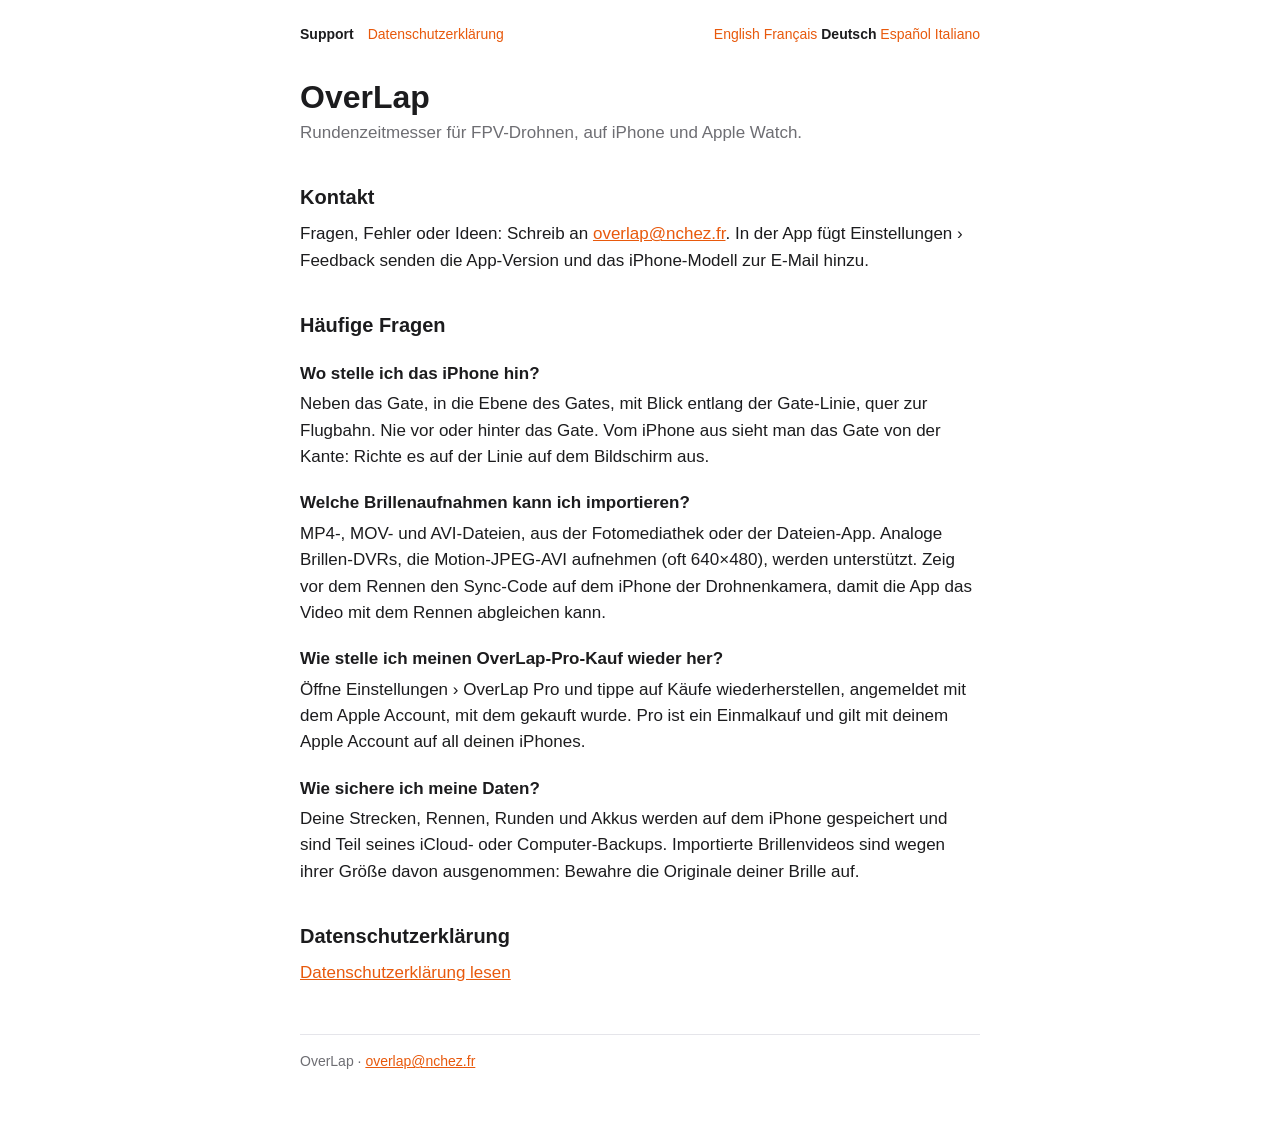
<file: de/index.html>
<!doctype html>
<html lang="de">
<head>
<meta charset="utf-8">
<meta name="viewport" content="width=device-width, initial-scale=1">
<title>Support · OverLap</title>
<link rel="alternate" hreflang="en" href="https://overlapfpv.com/support">
<link rel="alternate" hreflang="fr" href="https://overlapfpv.com/fr/">
<link rel="alternate" hreflang="de" href="https://overlapfpv.com/de/">
<link rel="alternate" hreflang="es" href="https://overlapfpv.com/es/">
<link rel="alternate" hreflang="it" href="https://overlapfpv.com/it/">
<link rel="alternate" hreflang="x-default" href="https://overlapfpv.com/support">
<link rel="stylesheet" href="../style.css">
</head>
<body>
<main>
<nav><span class="pages"><a href="index.html" aria-current="page">Support</a> <a href="privacy.html">Datenschutzerklärung</a></span> <span><a href="../support.html" hreflang="en">English</a> <a href="../fr/index.html" hreflang="fr">Français</a> <a href="../de/index.html" hreflang="de" aria-current="true">Deutsch</a> <a href="../es/index.html" hreflang="es">Español</a> <a href="../it/index.html" hreflang="it">Italiano</a></span></nav>
<h1>OverLap</h1>
<p class="muted">Rundenzeitmesser für FPV-Drohnen, auf iPhone und Apple Watch.</p>
<h2>Kontakt</h2>
<p>Fragen, Fehler oder Ideen: Schreib an <a href="mailto:overlap@nchez.fr">overlap@nchez.fr</a>. In der App fügt Einstellungen › Feedback senden die App-Version und das iPhone-Modell zur E-Mail hinzu.</p>
<h2>Häufige Fragen</h2>
<h3>Wo stelle ich das iPhone hin?</h3>
<p>Neben das Gate, in die Ebene des Gates, mit Blick entlang der Gate-Linie, quer zur Flugbahn. Nie vor oder hinter das Gate. Vom iPhone aus sieht man das Gate von der Kante: Richte es auf der Linie auf dem Bildschirm aus.</p>
<h3>Welche Brillenaufnahmen kann ich importieren?</h3>
<p>MP4-, MOV- und AVI-Dateien, aus der Fotomediathek oder der Dateien-App. Analoge Brillen-DVRs, die Motion-JPEG-AVI aufnehmen (oft 640×480), werden unterstützt. Zeig vor dem Rennen den Sync-Code auf dem iPhone der Drohnenkamera, damit die App das Video mit dem Rennen abgleichen kann.</p>
<h3>Wie stelle ich meinen OverLap-Pro-Kauf wieder her?</h3>
<p>Öffne Einstellungen › OverLap Pro und tippe auf Käufe wiederherstellen, angemeldet mit dem Apple Account, mit dem gekauft wurde. Pro ist ein Einmalkauf und gilt mit deinem Apple Account auf all deinen iPhones.</p>
<h3>Wie sichere ich meine Daten?</h3>
<p>Deine Strecken, Rennen, Runden und Akkus werden auf dem iPhone gespeichert und sind Teil seines iCloud- oder Computer-Backups. Importierte Brillenvideos sind wegen ihrer Größe davon ausgenommen: Bewahre die Originale deiner Brille auf.</p>
<h2>Datenschutzerklärung</h2>
<p><a href="privacy.html">Datenschutzerklärung lesen</a></p>
<footer>OverLap · <a href="mailto:overlap@nchez.fr">overlap@nchez.fr</a></footer>
</main>
</body>
</html>
</file>
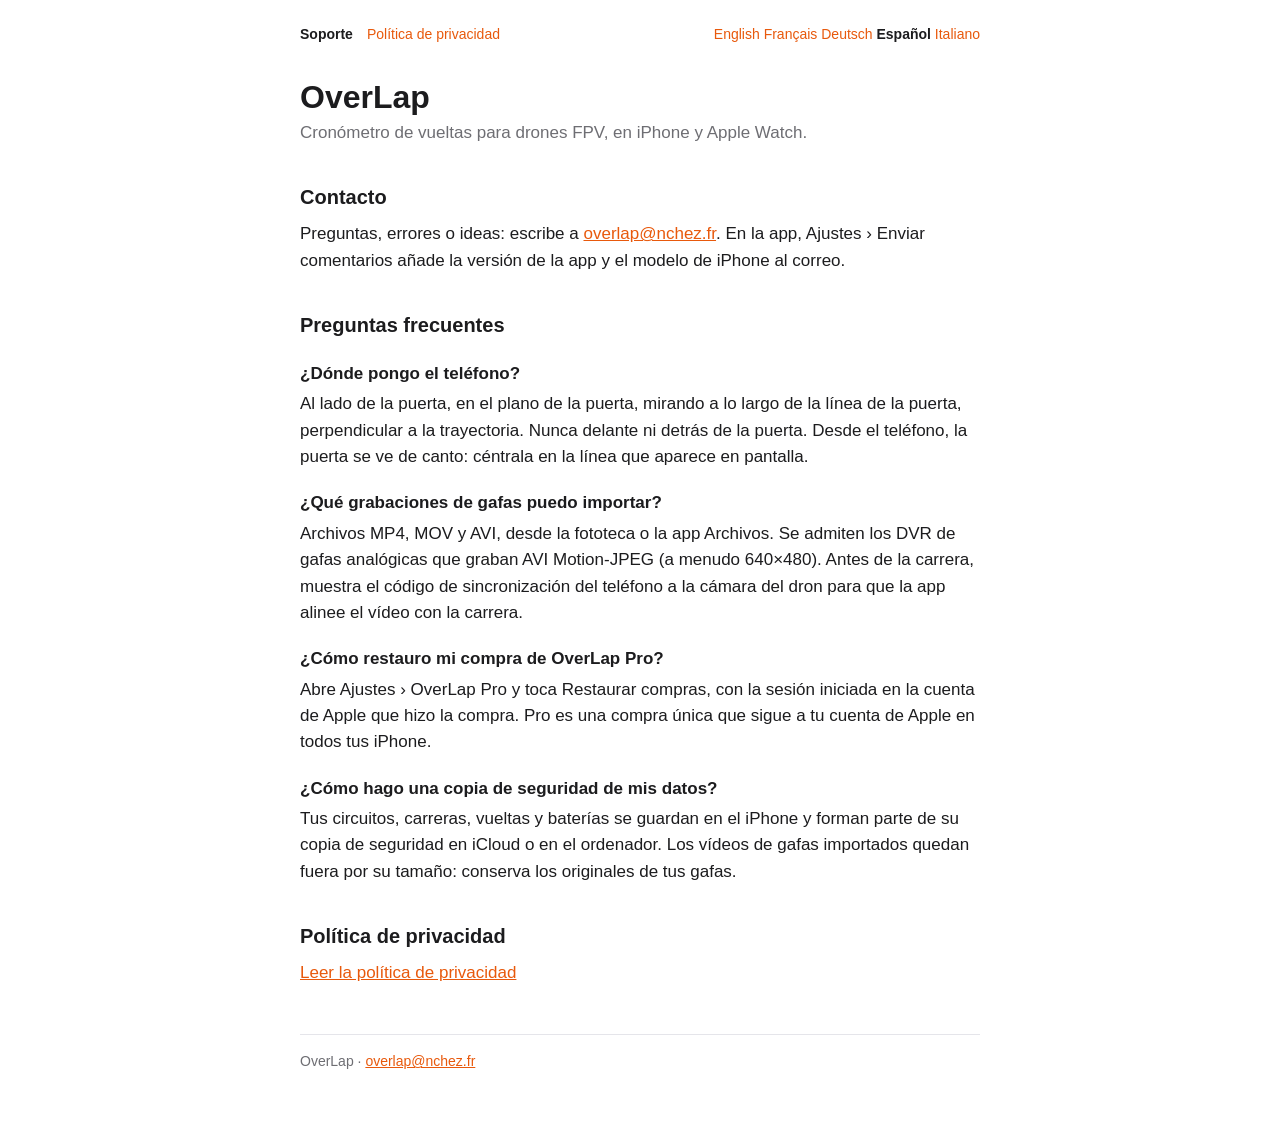
<file: es/index.html>
<!doctype html>
<html lang="es">
<head>
<meta charset="utf-8">
<meta name="viewport" content="width=device-width, initial-scale=1">
<title>Soporte · OverLap</title>
<link rel="alternate" hreflang="en" href="https://overlapfpv.com/support">
<link rel="alternate" hreflang="fr" href="https://overlapfpv.com/fr/">
<link rel="alternate" hreflang="de" href="https://overlapfpv.com/de/">
<link rel="alternate" hreflang="es" href="https://overlapfpv.com/es/">
<link rel="alternate" hreflang="it" href="https://overlapfpv.com/it/">
<link rel="alternate" hreflang="x-default" href="https://overlapfpv.com/support">
<link rel="stylesheet" href="../style.css">
</head>
<body>
<main>
<nav><span class="pages"><a href="index.html" aria-current="page">Soporte</a> <a href="privacy.html">Política de privacidad</a></span> <span><a href="../support.html" hreflang="en">English</a> <a href="../fr/index.html" hreflang="fr">Français</a> <a href="../de/index.html" hreflang="de">Deutsch</a> <a href="../es/index.html" hreflang="es" aria-current="true">Español</a> <a href="../it/index.html" hreflang="it">Italiano</a></span></nav>
<h1>OverLap</h1>
<p class="muted">Cronómetro de vueltas para drones FPV, en iPhone y Apple Watch.</p>
<h2>Contacto</h2>
<p>Preguntas, errores o ideas: escribe a <a href="mailto:overlap@nchez.fr">overlap@nchez.fr</a>. En la app, Ajustes › Enviar comentarios añade la versión de la app y el modelo de iPhone al correo.</p>
<h2>Preguntas frecuentes</h2>
<h3>¿Dónde pongo el teléfono?</h3>
<p>Al lado de la puerta, en el plano de la puerta, mirando a lo largo de la línea de la puerta, perpendicular a la trayectoria. Nunca delante ni detrás de la puerta. Desde el teléfono, la puerta se ve de canto: céntrala en la línea que aparece en pantalla.</p>
<h3>¿Qué grabaciones de gafas puedo importar?</h3>
<p>Archivos MP4, MOV y AVI, desde la fototeca o la app Archivos. Se admiten los DVR de gafas analógicas que graban AVI Motion-JPEG (a menudo 640×480). Antes de la carrera, muestra el código de sincronización del teléfono a la cámara del dron para que la app alinee el vídeo con la carrera.</p>
<h3>¿Cómo restauro mi compra de OverLap Pro?</h3>
<p>Abre Ajustes › OverLap Pro y toca Restaurar compras, con la sesión iniciada en la cuenta de Apple que hizo la compra. Pro es una compra única que sigue a tu cuenta de Apple en todos tus iPhone.</p>
<h3>¿Cómo hago una copia de seguridad de mis datos?</h3>
<p>Tus circuitos, carreras, vueltas y baterías se guardan en el iPhone y forman parte de su copia de seguridad en iCloud o en el ordenador. Los vídeos de gafas importados quedan fuera por su tamaño: conserva los originales de tus gafas.</p>
<h2>Política de privacidad</h2>
<p><a href="privacy.html">Leer la política de privacidad</a></p>
<footer>OverLap · <a href="mailto:overlap@nchez.fr">overlap@nchez.fr</a></footer>
</main>
</body>
</html>
</file>
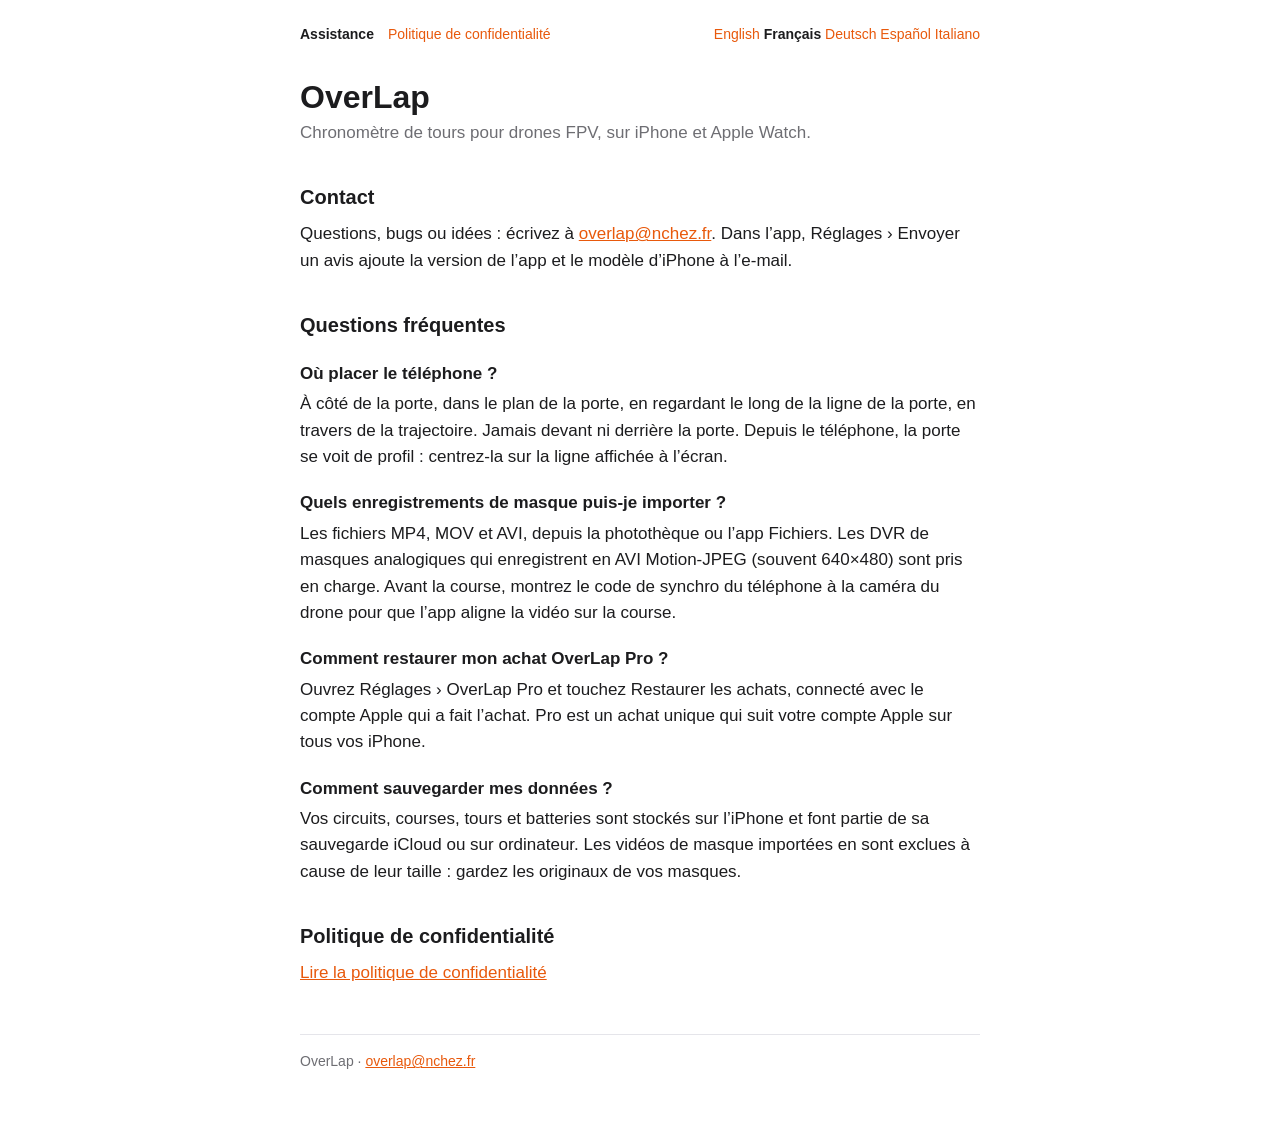
<file: fr/index.html>
<!doctype html>
<html lang="fr">
<head>
<meta charset="utf-8">
<meta name="viewport" content="width=device-width, initial-scale=1">
<title>Assistance · OverLap</title>
<link rel="alternate" hreflang="en" href="https://overlapfpv.com/support">
<link rel="alternate" hreflang="fr" href="https://overlapfpv.com/fr/">
<link rel="alternate" hreflang="de" href="https://overlapfpv.com/de/">
<link rel="alternate" hreflang="es" href="https://overlapfpv.com/es/">
<link rel="alternate" hreflang="it" href="https://overlapfpv.com/it/">
<link rel="alternate" hreflang="x-default" href="https://overlapfpv.com/support">
<link rel="stylesheet" href="../style.css">
</head>
<body>
<main>
<nav><span class="pages"><a href="index.html" aria-current="page">Assistance</a> <a href="privacy.html">Politique de confidentialité</a></span> <span><a href="../support.html" hreflang="en">English</a> <a href="../fr/index.html" hreflang="fr" aria-current="true">Français</a> <a href="../de/index.html" hreflang="de">Deutsch</a> <a href="../es/index.html" hreflang="es">Español</a> <a href="../it/index.html" hreflang="it">Italiano</a></span></nav>
<h1>OverLap</h1>
<p class="muted">Chronomètre de tours pour drones FPV, sur iPhone et Apple Watch.</p>
<h2>Contact</h2>
<p>Questions, bugs ou idées : écrivez à <a href="mailto:overlap@nchez.fr">overlap@nchez.fr</a>. Dans l’app, Réglages › Envoyer un avis ajoute la version de l’app et le modèle d’iPhone à l’e-mail.</p>
<h2>Questions fréquentes</h2>
<h3>Où placer le téléphone ?</h3>
<p>À côté de la porte, dans le plan de la porte, en regardant le long de la ligne de la porte, en travers de la trajectoire. Jamais devant ni derrière la porte. Depuis le téléphone, la porte se voit de profil : centrez-la sur la ligne affichée à l’écran.</p>
<h3>Quels enregistrements de masque puis-je importer ?</h3>
<p>Les fichiers MP4, MOV et AVI, depuis la photothèque ou l’app Fichiers. Les DVR de masques analogiques qui enregistrent en AVI Motion-JPEG (souvent 640×480) sont pris en charge. Avant la course, montrez le code de synchro du téléphone à la caméra du drone pour que l’app aligne la vidéo sur la course.</p>
<h3>Comment restaurer mon achat OverLap Pro ?</h3>
<p>Ouvrez Réglages › OverLap Pro et touchez Restaurer les achats, connecté avec le compte Apple qui a fait l’achat. Pro est un achat unique qui suit votre compte Apple sur tous vos iPhone.</p>
<h3>Comment sauvegarder mes données ?</h3>
<p>Vos circuits, courses, tours et batteries sont stockés sur l’iPhone et font partie de sa sauvegarde iCloud ou sur ordinateur. Les vidéos de masque importées en sont exclues à cause de leur taille : gardez les originaux de vos masques.</p>
<h2>Politique de confidentialité</h2>
<p><a href="privacy.html">Lire la politique de confidentialité</a></p>
<footer>OverLap · <a href="mailto:overlap@nchez.fr">overlap@nchez.fr</a></footer>
</main>
</body>
</html>
</file>
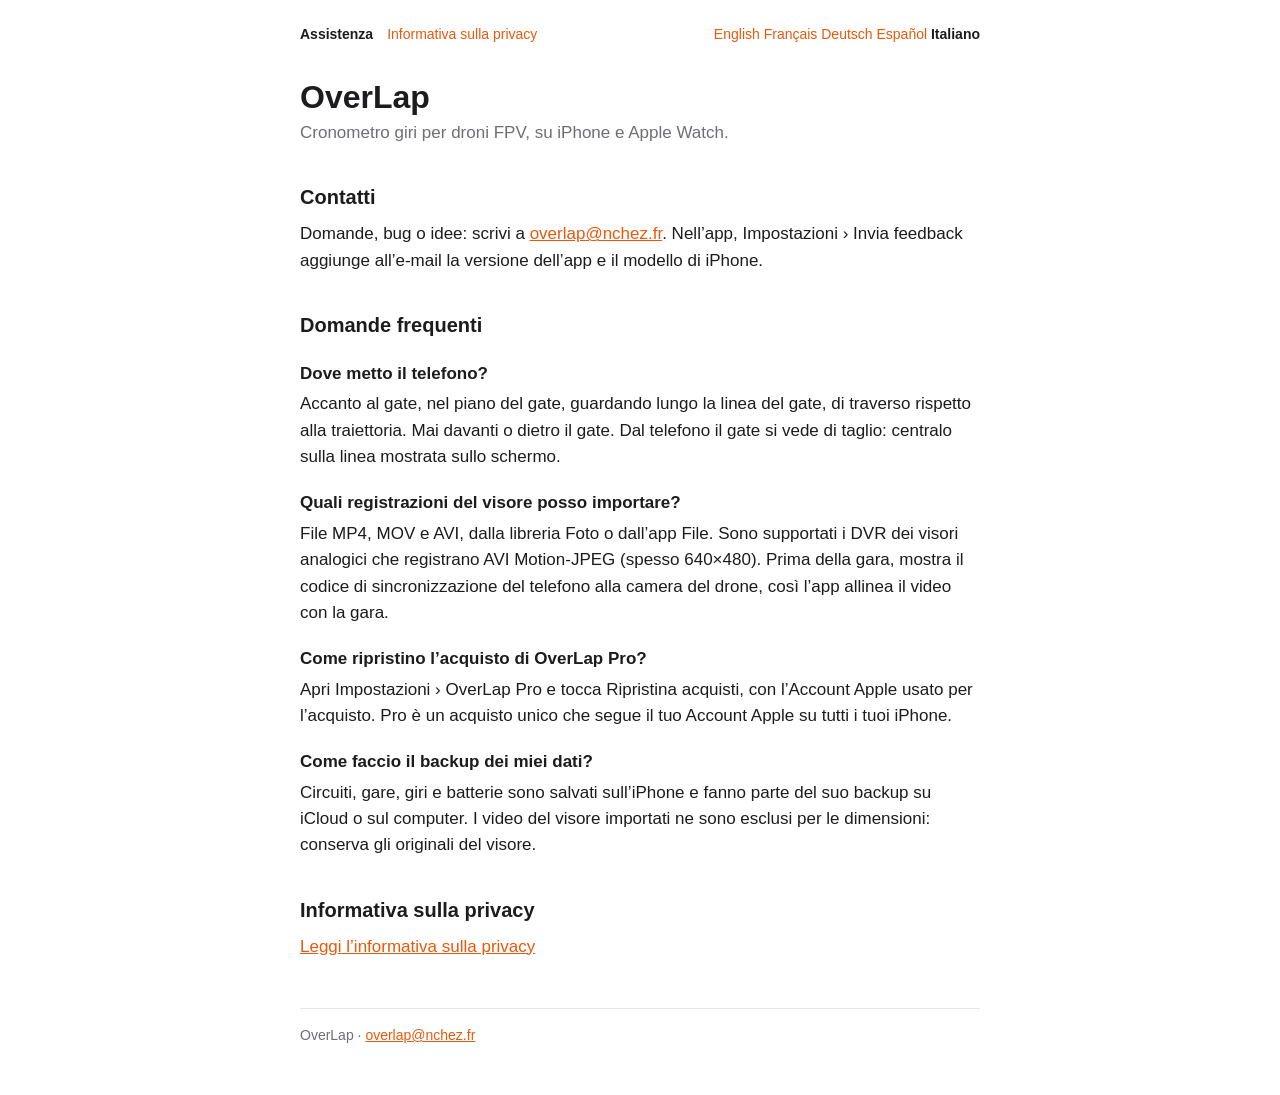
<file: it/index.html>
<!doctype html>
<html lang="it">
<head>
<meta charset="utf-8">
<meta name="viewport" content="width=device-width, initial-scale=1">
<title>Assistenza · OverLap</title>
<link rel="alternate" hreflang="en" href="https://overlapfpv.com/support">
<link rel="alternate" hreflang="fr" href="https://overlapfpv.com/fr/">
<link rel="alternate" hreflang="de" href="https://overlapfpv.com/de/">
<link rel="alternate" hreflang="es" href="https://overlapfpv.com/es/">
<link rel="alternate" hreflang="it" href="https://overlapfpv.com/it/">
<link rel="alternate" hreflang="x-default" href="https://overlapfpv.com/support">
<link rel="stylesheet" href="../style.css">
</head>
<body>
<main>
<nav><span class="pages"><a href="index.html" aria-current="page">Assistenza</a> <a href="privacy.html">Informativa sulla privacy</a></span> <span><a href="../support.html" hreflang="en">English</a> <a href="../fr/index.html" hreflang="fr">Français</a> <a href="../de/index.html" hreflang="de">Deutsch</a> <a href="../es/index.html" hreflang="es">Español</a> <a href="../it/index.html" hreflang="it" aria-current="true">Italiano</a></span></nav>
<h1>OverLap</h1>
<p class="muted">Cronometro giri per droni FPV, su iPhone e Apple Watch.</p>
<h2>Contatti</h2>
<p>Domande, bug o idee: scrivi a <a href="mailto:overlap@nchez.fr">overlap@nchez.fr</a>. Nell’app, Impostazioni › Invia feedback aggiunge all’e-mail la versione dell’app e il modello di iPhone.</p>
<h2>Domande frequenti</h2>
<h3>Dove metto il telefono?</h3>
<p>Accanto al gate, nel piano del gate, guardando lungo la linea del gate, di traverso rispetto alla traiettoria. Mai davanti o dietro il gate. Dal telefono il gate si vede di taglio: centralo sulla linea mostrata sullo schermo.</p>
<h3>Quali registrazioni del visore posso importare?</h3>
<p>File MP4, MOV e AVI, dalla libreria Foto o dall’app File. Sono supportati i DVR dei visori analogici che registrano AVI Motion-JPEG (spesso 640×480). Prima della gara, mostra il codice di sincronizzazione del telefono alla camera del drone, così l’app allinea il video con la gara.</p>
<h3>Come ripristino l’acquisto di OverLap Pro?</h3>
<p>Apri Impostazioni › OverLap Pro e tocca Ripristina acquisti, con l’Account Apple usato per l’acquisto. Pro è un acquisto unico che segue il tuo Account Apple su tutti i tuoi iPhone.</p>
<h3>Come faccio il backup dei miei dati?</h3>
<p>Circuiti, gare, giri e batterie sono salvati sull’iPhone e fanno parte del suo backup su iCloud o sul computer. I video del visore importati ne sono esclusi per le dimensioni: conserva gli originali del visore.</p>
<h2>Informativa sulla privacy</h2>
<p><a href="privacy.html">Leggi l’informativa sulla privacy</a></p>
<footer>OverLap · <a href="mailto:overlap@nchez.fr">overlap@nchez.fr</a></footer>
</main>
</body>
</html>
</file>
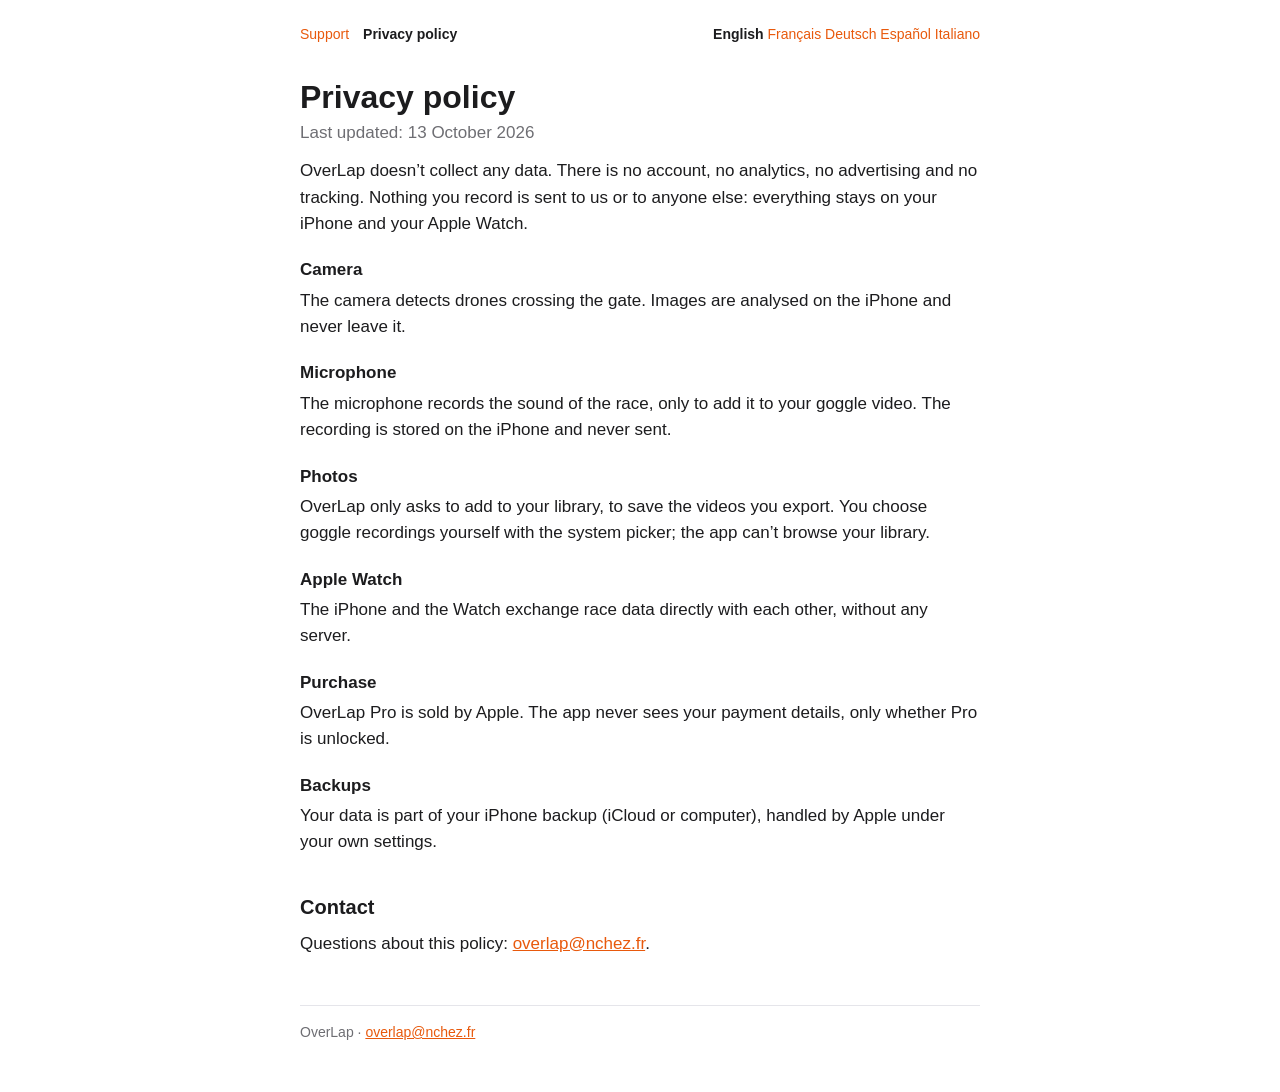
<file: privacy.html>
<!doctype html>
<html lang="en">
<head>
<meta charset="utf-8">
<meta name="viewport" content="width=device-width, initial-scale=1">
<title>Privacy policy · OverLap</title>
<link rel="alternate" hreflang="en" href="https://overlapfpv.com/privacy">
<link rel="alternate" hreflang="fr" href="https://overlapfpv.com/fr/privacy">
<link rel="alternate" hreflang="de" href="https://overlapfpv.com/de/privacy">
<link rel="alternate" hreflang="es" href="https://overlapfpv.com/es/privacy">
<link rel="alternate" hreflang="it" href="https://overlapfpv.com/it/privacy">
<link rel="alternate" hreflang="x-default" href="https://overlapfpv.com/privacy">
<link rel="stylesheet" href="style.css">
</head>
<body>
<main>
<nav><span class="pages"><a href="support.html">Support</a> <a href="privacy.html" aria-current="page">Privacy policy</a></span> <span><a href="privacy.html" hreflang="en" aria-current="true">English</a> <a href="fr/privacy.html" hreflang="fr">Français</a> <a href="de/privacy.html" hreflang="de">Deutsch</a> <a href="es/privacy.html" hreflang="es">Español</a> <a href="it/privacy.html" hreflang="it">Italiano</a></span></nav>
<h1>Privacy policy</h1>
<p class="muted">Last updated: 13 October 2026</p>
<p>OverLap doesn’t collect any data. There is no account, no analytics, no advertising and no tracking. Nothing you record is sent to us or to anyone else: everything stays on your iPhone and your Apple Watch.</p>
<h3>Camera</h3>
<p>The camera detects drones crossing the gate. Images are analysed on the iPhone and never leave it.</p>
<h3>Microphone</h3>
<p>The microphone records the sound of the race, only to add it to your goggle video. The recording is stored on the iPhone and never sent.</p>
<h3>Photos</h3>
<p>OverLap only asks to add to your library, to save the videos you export. You choose goggle recordings yourself with the system picker; the app can’t browse your library.</p>
<h3>Apple Watch</h3>
<p>The iPhone and the Watch exchange race data directly with each other, without any server.</p>
<h3>Purchase</h3>
<p>OverLap Pro is sold by Apple. The app never sees your payment details, only whether Pro is unlocked.</p>
<h3>Backups</h3>
<p>Your data is part of your iPhone backup (iCloud or computer), handled by Apple under your own settings.</p>
<h2>Contact</h2>
<p>Questions about this policy: <a href="mailto:overlap@nchez.fr">overlap@nchez.fr</a>.</p>
<footer>OverLap · <a href="mailto:overlap@nchez.fr">overlap@nchez.fr</a></footer>
</main>
</body>
</html>
</file>
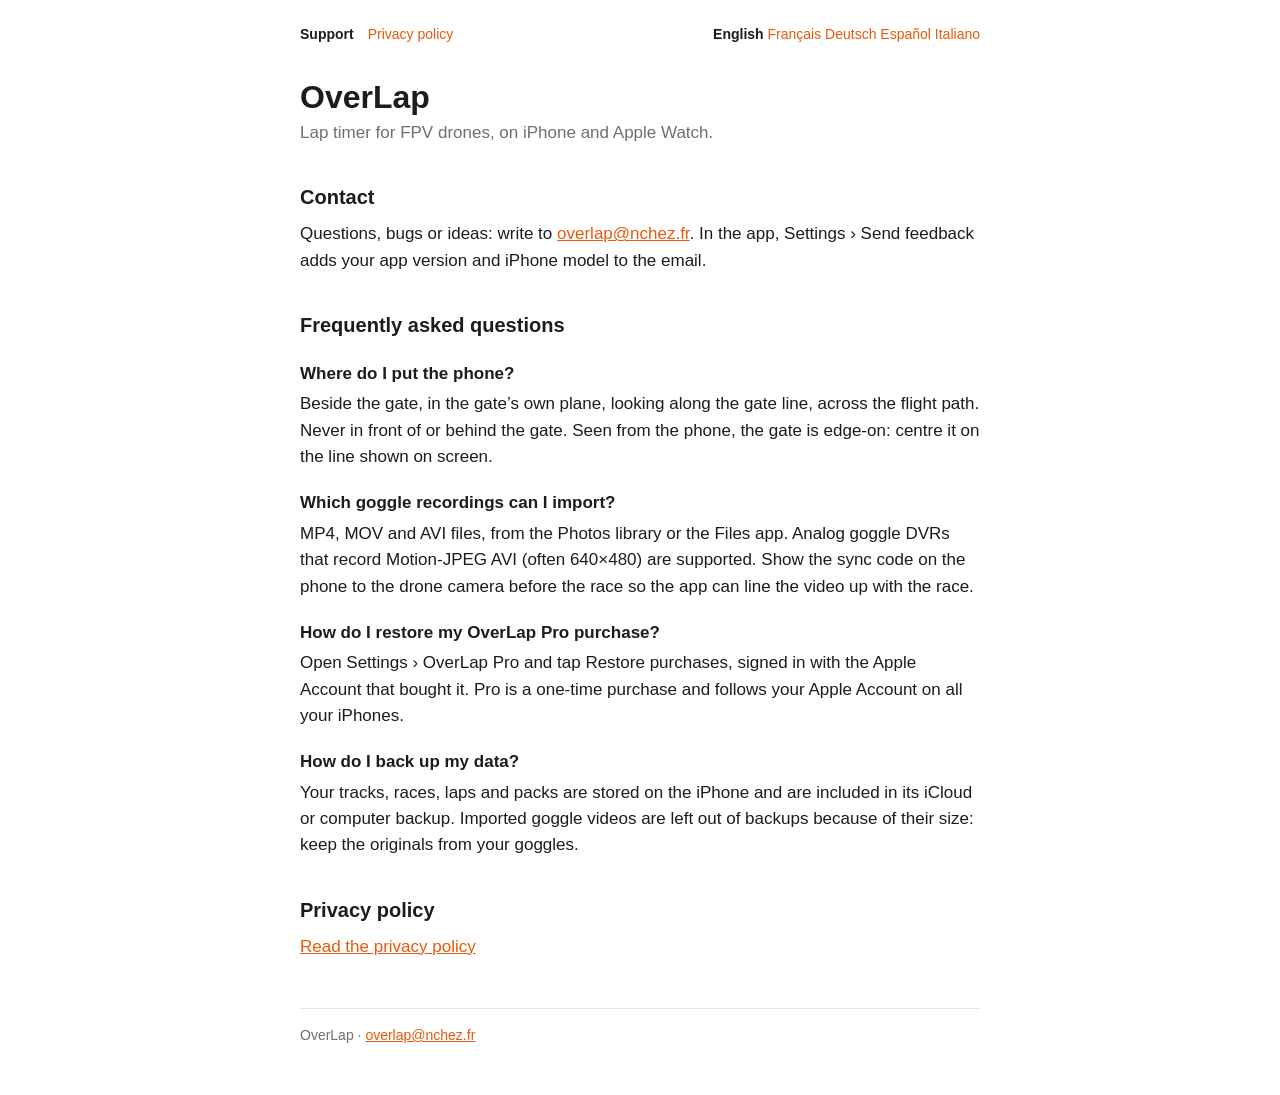
<file: support.html>
<!doctype html>
<html lang="en">
<head>
<meta charset="utf-8">
<meta name="viewport" content="width=device-width, initial-scale=1">
<title>Support · OverLap</title>
<link rel="alternate" hreflang="en" href="https://overlapfpv.com/support">
<link rel="alternate" hreflang="fr" href="https://overlapfpv.com/fr/">
<link rel="alternate" hreflang="de" href="https://overlapfpv.com/de/">
<link rel="alternate" hreflang="es" href="https://overlapfpv.com/es/">
<link rel="alternate" hreflang="it" href="https://overlapfpv.com/it/">
<link rel="alternate" hreflang="x-default" href="https://overlapfpv.com/support">
<link rel="stylesheet" href="style.css">
</head>
<body>
<main>
<nav><span class="pages"><a href="support.html" aria-current="page">Support</a> <a href="privacy.html">Privacy policy</a></span> <span><a href="support.html" hreflang="en" aria-current="true">English</a> <a href="fr/index.html" hreflang="fr">Français</a> <a href="de/index.html" hreflang="de">Deutsch</a> <a href="es/index.html" hreflang="es">Español</a> <a href="it/index.html" hreflang="it">Italiano</a></span></nav>
<h1>OverLap</h1>
<p class="muted">Lap timer for FPV drones, on iPhone and Apple Watch.</p>
<h2>Contact</h2>
<p>Questions, bugs or ideas: write to <a href="mailto:overlap@nchez.fr">overlap@nchez.fr</a>. In the app, Settings › Send feedback adds your app version and iPhone model to the email.</p>
<h2>Frequently asked questions</h2>
<h3>Where do I put the phone?</h3>
<p>Beside the gate, in the gate’s own plane, looking along the gate line, across the flight path. Never in front of or behind the gate. Seen from the phone, the gate is edge-on: centre it on the line shown on screen.</p>
<h3>Which goggle recordings can I import?</h3>
<p>MP4, MOV and AVI files, from the Photos library or the Files app. Analog goggle DVRs that record Motion-JPEG AVI (often 640×480) are supported. Show the sync code on the phone to the drone camera before the race so the app can line the video up with the race.</p>
<h3>How do I restore my OverLap Pro purchase?</h3>
<p>Open Settings › OverLap Pro and tap Restore purchases, signed in with the Apple Account that bought it. Pro is a one-time purchase and follows your Apple Account on all your iPhones.</p>
<h3>How do I back up my data?</h3>
<p>Your tracks, races, laps and packs are stored on the iPhone and are included in its iCloud or computer backup. Imported goggle videos are left out of backups because of their size: keep the originals from your goggles.</p>
<h2>Privacy policy</h2>
<p><a href="privacy.html">Read the privacy policy</a></p>
<footer>OverLap · <a href="mailto:overlap@nchez.fr">overlap@nchez.fr</a></footer>
</main>
</body>
</html>
</file>
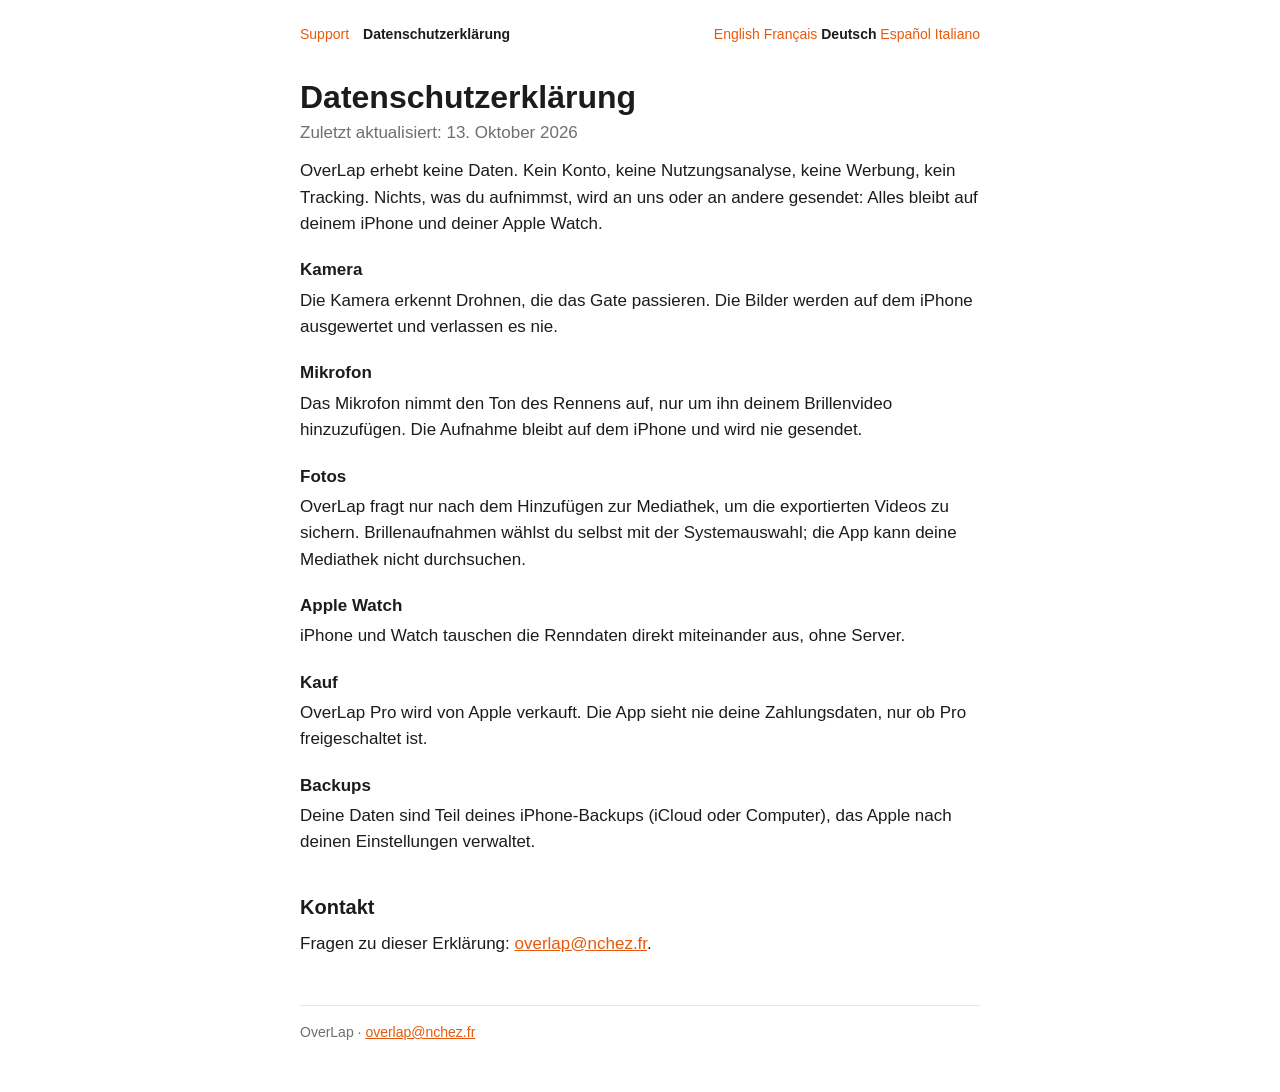
<file: de/privacy.html>
<!doctype html>
<html lang="de">
<head>
<meta charset="utf-8">
<meta name="viewport" content="width=device-width, initial-scale=1">
<title>Datenschutzerklärung · OverLap</title>
<link rel="alternate" hreflang="en" href="https://overlapfpv.com/privacy">
<link rel="alternate" hreflang="fr" href="https://overlapfpv.com/fr/privacy">
<link rel="alternate" hreflang="de" href="https://overlapfpv.com/de/privacy">
<link rel="alternate" hreflang="es" href="https://overlapfpv.com/es/privacy">
<link rel="alternate" hreflang="it" href="https://overlapfpv.com/it/privacy">
<link rel="alternate" hreflang="x-default" href="https://overlapfpv.com/privacy">
<link rel="stylesheet" href="../style.css">
</head>
<body>
<main>
<nav><span class="pages"><a href="index.html">Support</a> <a href="privacy.html" aria-current="page">Datenschutzerklärung</a></span> <span><a href="../privacy.html" hreflang="en">English</a> <a href="../fr/privacy.html" hreflang="fr">Français</a> <a href="../de/privacy.html" hreflang="de" aria-current="true">Deutsch</a> <a href="../es/privacy.html" hreflang="es">Español</a> <a href="../it/privacy.html" hreflang="it">Italiano</a></span></nav>
<h1>Datenschutzerklärung</h1>
<p class="muted">Zuletzt aktualisiert: 13. Oktober 2026</p>
<p>OverLap erhebt keine Daten. Kein Konto, keine Nutzungsanalyse, keine Werbung, kein Tracking. Nichts, was du aufnimmst, wird an uns oder an andere gesendet: Alles bleibt auf deinem iPhone und deiner Apple Watch.</p>
<h3>Kamera</h3>
<p>Die Kamera erkennt Drohnen, die das Gate passieren. Die Bilder werden auf dem iPhone ausgewertet und verlassen es nie.</p>
<h3>Mikrofon</h3>
<p>Das Mikrofon nimmt den Ton des Rennens auf, nur um ihn deinem Brillenvideo hinzuzufügen. Die Aufnahme bleibt auf dem iPhone und wird nie gesendet.</p>
<h3>Fotos</h3>
<p>OverLap fragt nur nach dem Hinzufügen zur Mediathek, um die exportierten Videos zu sichern. Brillenaufnahmen wählst du selbst mit der Systemauswahl; die App kann deine Mediathek nicht durchsuchen.</p>
<h3>Apple Watch</h3>
<p>iPhone und Watch tauschen die Renndaten direkt miteinander aus, ohne Server.</p>
<h3>Kauf</h3>
<p>OverLap Pro wird von Apple verkauft. Die App sieht nie deine Zahlungsdaten, nur ob Pro freigeschaltet ist.</p>
<h3>Backups</h3>
<p>Deine Daten sind Teil deines iPhone-Backups (iCloud oder Computer), das Apple nach deinen Einstellungen verwaltet.</p>
<h2>Kontakt</h2>
<p>Fragen zu dieser Erklärung: <a href="mailto:overlap@nchez.fr">overlap@nchez.fr</a>.</p>
<footer>OverLap · <a href="mailto:overlap@nchez.fr">overlap@nchez.fr</a></footer>
</main>
</body>
</html>
</file>
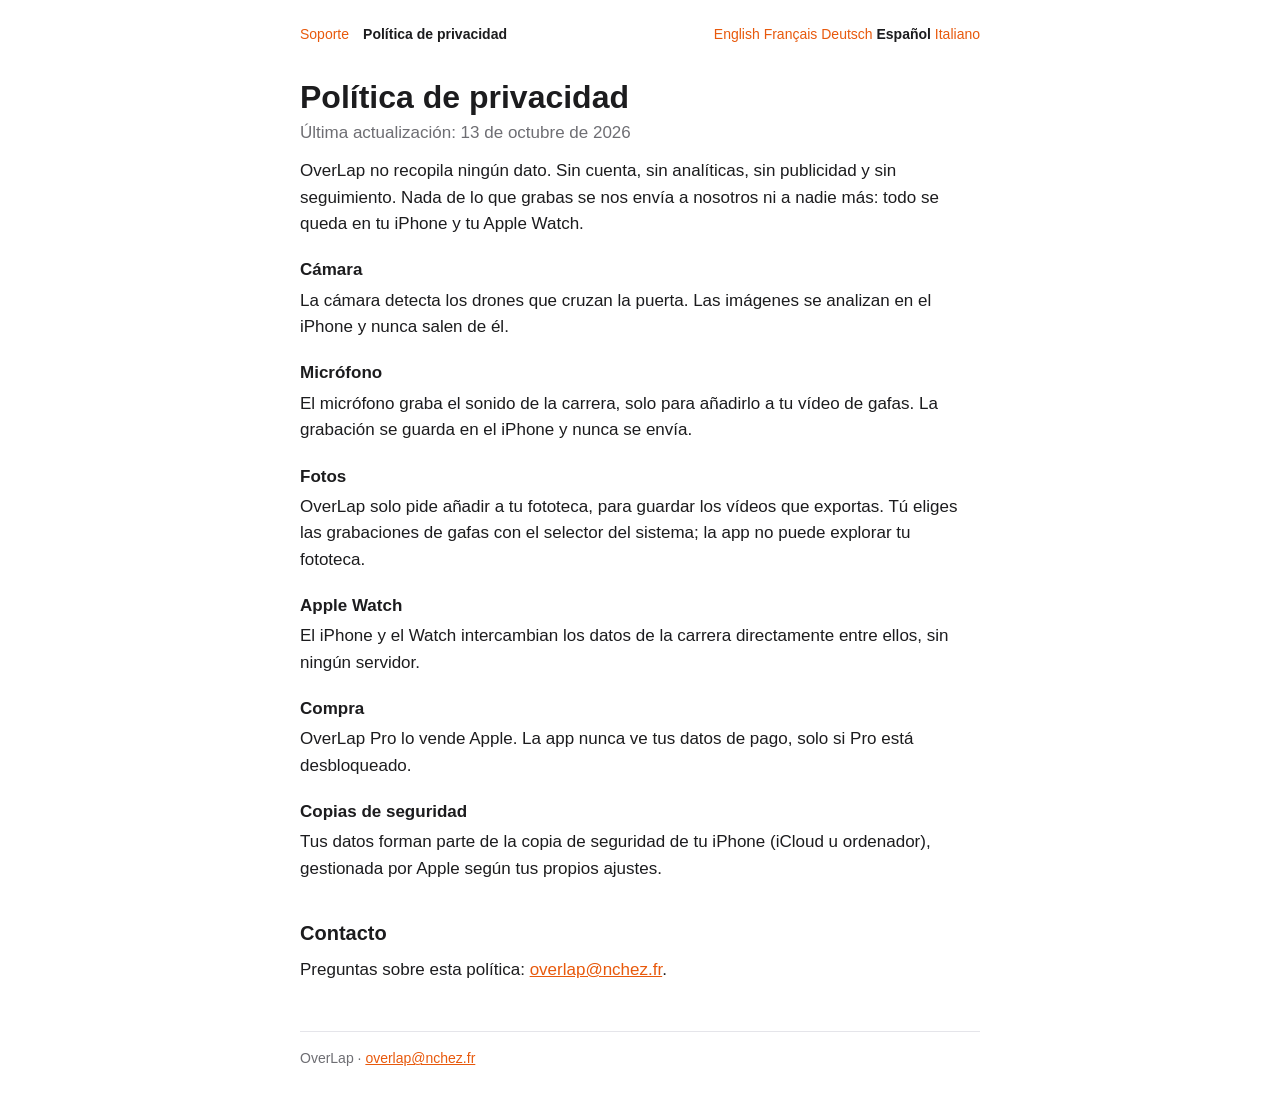
<file: es/privacy.html>
<!doctype html>
<html lang="es">
<head>
<meta charset="utf-8">
<meta name="viewport" content="width=device-width, initial-scale=1">
<title>Política de privacidad · OverLap</title>
<link rel="alternate" hreflang="en" href="https://overlapfpv.com/privacy">
<link rel="alternate" hreflang="fr" href="https://overlapfpv.com/fr/privacy">
<link rel="alternate" hreflang="de" href="https://overlapfpv.com/de/privacy">
<link rel="alternate" hreflang="es" href="https://overlapfpv.com/es/privacy">
<link rel="alternate" hreflang="it" href="https://overlapfpv.com/it/privacy">
<link rel="alternate" hreflang="x-default" href="https://overlapfpv.com/privacy">
<link rel="stylesheet" href="../style.css">
</head>
<body>
<main>
<nav><span class="pages"><a href="index.html">Soporte</a> <a href="privacy.html" aria-current="page">Política de privacidad</a></span> <span><a href="../privacy.html" hreflang="en">English</a> <a href="../fr/privacy.html" hreflang="fr">Français</a> <a href="../de/privacy.html" hreflang="de">Deutsch</a> <a href="../es/privacy.html" hreflang="es" aria-current="true">Español</a> <a href="../it/privacy.html" hreflang="it">Italiano</a></span></nav>
<h1>Política de privacidad</h1>
<p class="muted">Última actualización: 13 de octubre de 2026</p>
<p>OverLap no recopila ningún dato. Sin cuenta, sin analíticas, sin publicidad y sin seguimiento. Nada de lo que grabas se nos envía a nosotros ni a nadie más: todo se queda en tu iPhone y tu Apple Watch.</p>
<h3>Cámara</h3>
<p>La cámara detecta los drones que cruzan la puerta. Las imágenes se analizan en el iPhone y nunca salen de él.</p>
<h3>Micrófono</h3>
<p>El micrófono graba el sonido de la carrera, solo para añadirlo a tu vídeo de gafas. La grabación se guarda en el iPhone y nunca se envía.</p>
<h3>Fotos</h3>
<p>OverLap solo pide añadir a tu fototeca, para guardar los vídeos que exportas. Tú eliges las grabaciones de gafas con el selector del sistema; la app no puede explorar tu fototeca.</p>
<h3>Apple Watch</h3>
<p>El iPhone y el Watch intercambian los datos de la carrera directamente entre ellos, sin ningún servidor.</p>
<h3>Compra</h3>
<p>OverLap Pro lo vende Apple. La app nunca ve tus datos de pago, solo si Pro está desbloqueado.</p>
<h3>Copias de seguridad</h3>
<p>Tus datos forman parte de la copia de seguridad de tu iPhone (iCloud u ordenador), gestionada por Apple según tus propios ajustes.</p>
<h2>Contacto</h2>
<p>Preguntas sobre esta política: <a href="mailto:overlap@nchez.fr">overlap@nchez.fr</a>.</p>
<footer>OverLap · <a href="mailto:overlap@nchez.fr">overlap@nchez.fr</a></footer>
</main>
</body>
</html>
</file>
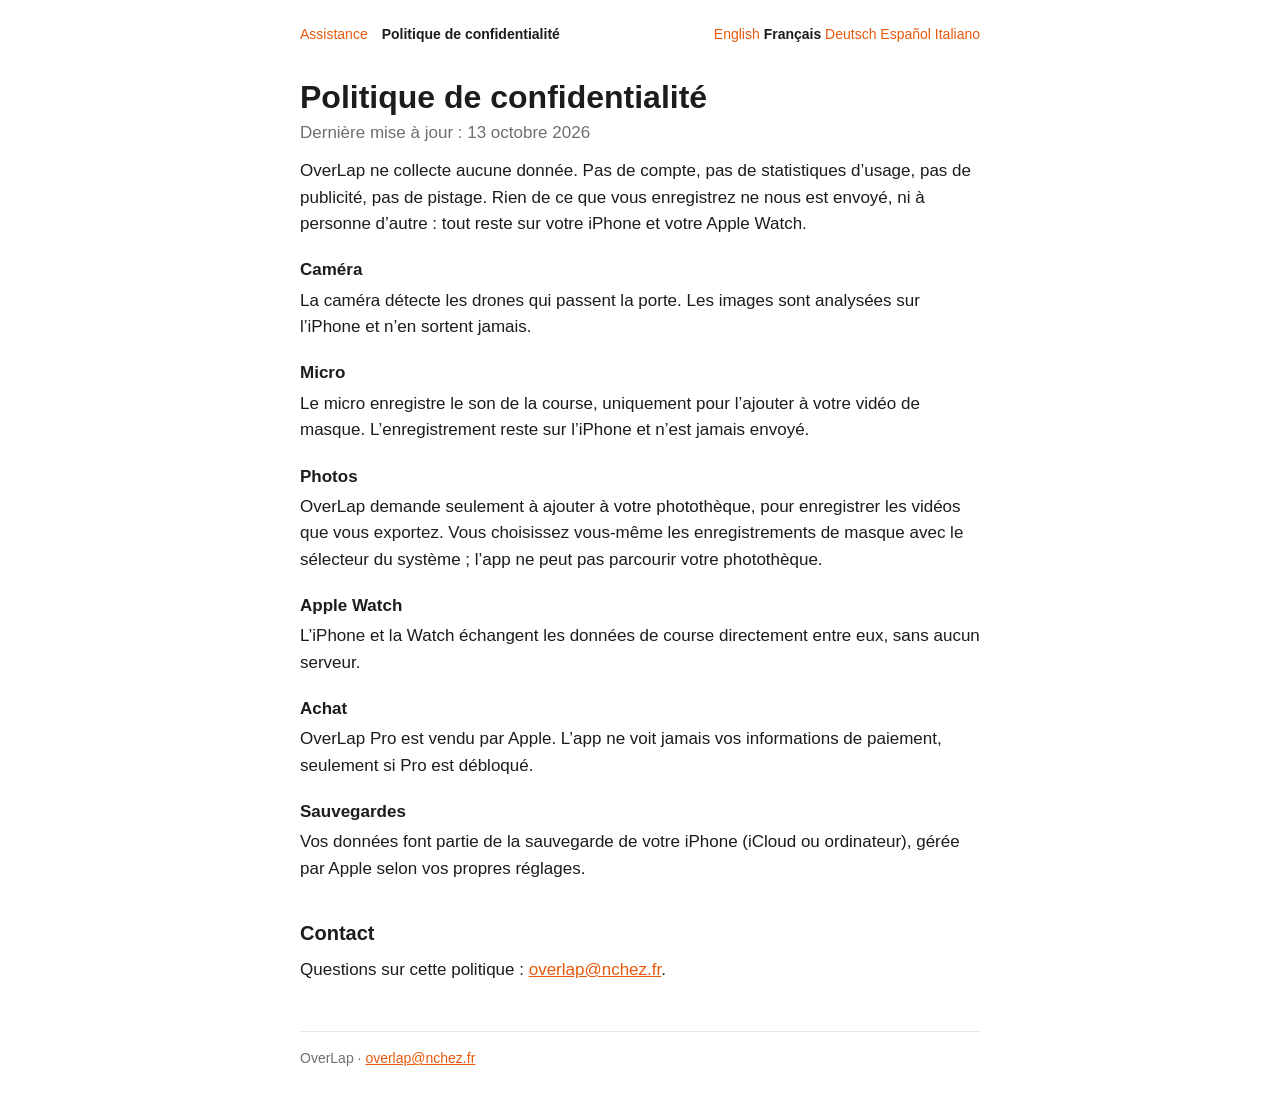
<file: fr/privacy.html>
<!doctype html>
<html lang="fr">
<head>
<meta charset="utf-8">
<meta name="viewport" content="width=device-width, initial-scale=1">
<title>Politique de confidentialité · OverLap</title>
<link rel="alternate" hreflang="en" href="https://overlapfpv.com/privacy">
<link rel="alternate" hreflang="fr" href="https://overlapfpv.com/fr/privacy">
<link rel="alternate" hreflang="de" href="https://overlapfpv.com/de/privacy">
<link rel="alternate" hreflang="es" href="https://overlapfpv.com/es/privacy">
<link rel="alternate" hreflang="it" href="https://overlapfpv.com/it/privacy">
<link rel="alternate" hreflang="x-default" href="https://overlapfpv.com/privacy">
<link rel="stylesheet" href="../style.css">
</head>
<body>
<main>
<nav><span class="pages"><a href="index.html">Assistance</a> <a href="privacy.html" aria-current="page">Politique de confidentialité</a></span> <span><a href="../privacy.html" hreflang="en">English</a> <a href="../fr/privacy.html" hreflang="fr" aria-current="true">Français</a> <a href="../de/privacy.html" hreflang="de">Deutsch</a> <a href="../es/privacy.html" hreflang="es">Español</a> <a href="../it/privacy.html" hreflang="it">Italiano</a></span></nav>
<h1>Politique de confidentialité</h1>
<p class="muted">Dernière mise à jour : 13 octobre 2026</p>
<p>OverLap ne collecte aucune donnée. Pas de compte, pas de statistiques d’usage, pas de publicité, pas de pistage. Rien de ce que vous enregistrez ne nous est envoyé, ni à personne d’autre : tout reste sur votre iPhone et votre Apple Watch.</p>
<h3>Caméra</h3>
<p>La caméra détecte les drones qui passent la porte. Les images sont analysées sur l’iPhone et n’en sortent jamais.</p>
<h3>Micro</h3>
<p>Le micro enregistre le son de la course, uniquement pour l’ajouter à votre vidéo de masque. L’enregistrement reste sur l’iPhone et n’est jamais envoyé.</p>
<h3>Photos</h3>
<p>OverLap demande seulement à ajouter à votre photothèque, pour enregistrer les vidéos que vous exportez. Vous choisissez vous-même les enregistrements de masque avec le sélecteur du système ; l’app ne peut pas parcourir votre photothèque.</p>
<h3>Apple Watch</h3>
<p>L’iPhone et la Watch échangent les données de course directement entre eux, sans aucun serveur.</p>
<h3>Achat</h3>
<p>OverLap Pro est vendu par Apple. L’app ne voit jamais vos informations de paiement, seulement si Pro est débloqué.</p>
<h3>Sauvegardes</h3>
<p>Vos données font partie de la sauvegarde de votre iPhone (iCloud ou ordinateur), gérée par Apple selon vos propres réglages.</p>
<h2>Contact</h2>
<p>Questions sur cette politique : <a href="mailto:overlap@nchez.fr">overlap@nchez.fr</a>.</p>
<footer>OverLap · <a href="mailto:overlap@nchez.fr">overlap@nchez.fr</a></footer>
</main>
</body>
</html>
</file>
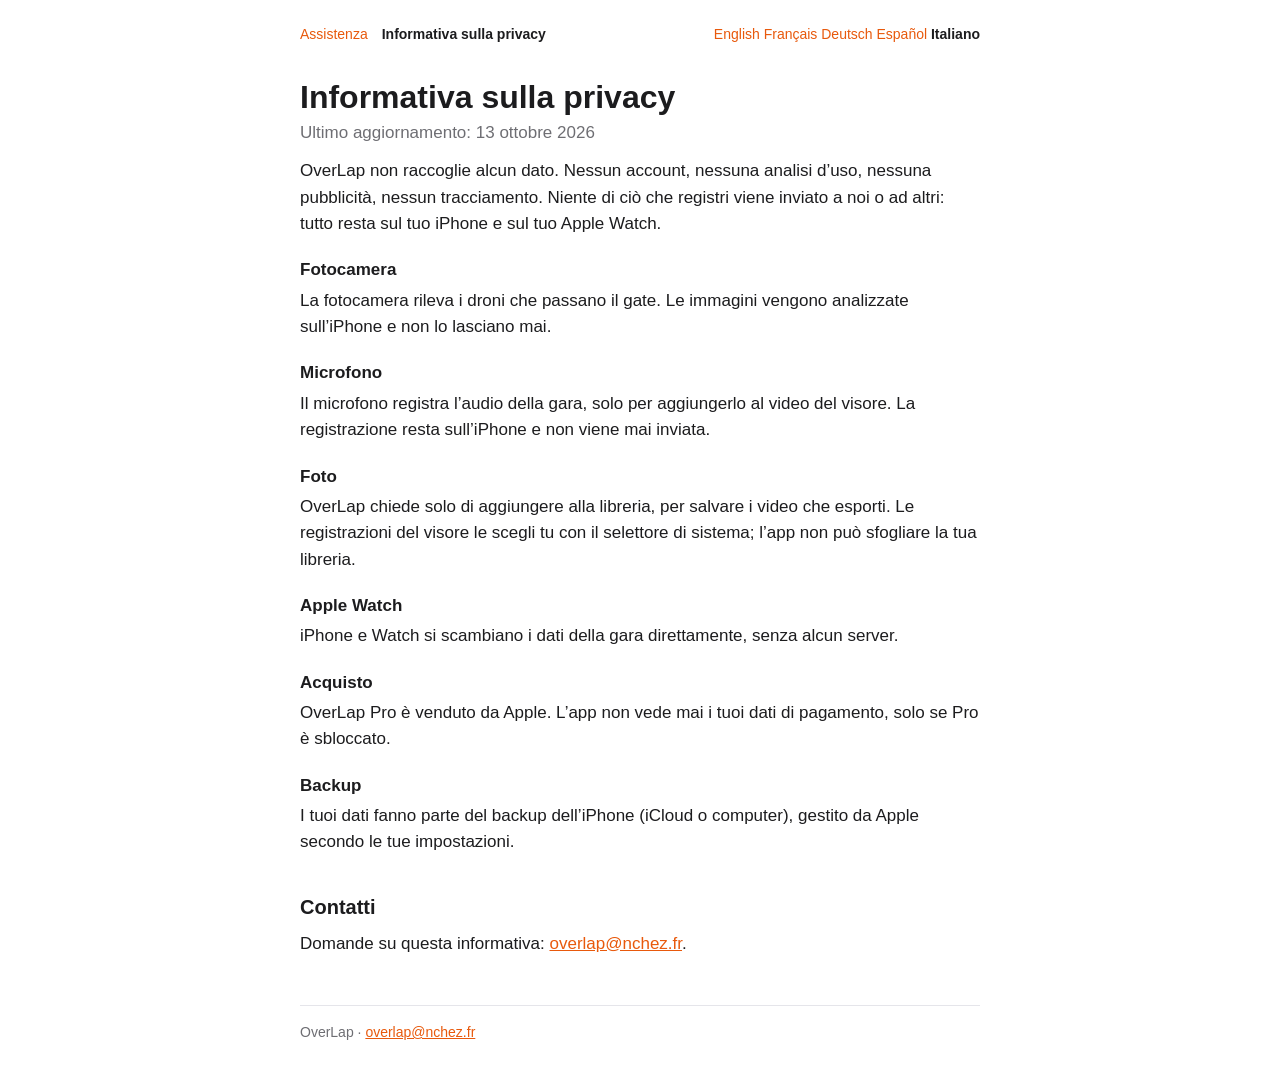
<file: it/privacy.html>
<!doctype html>
<html lang="it">
<head>
<meta charset="utf-8">
<meta name="viewport" content="width=device-width, initial-scale=1">
<title>Informativa sulla privacy · OverLap</title>
<link rel="alternate" hreflang="en" href="https://overlapfpv.com/privacy">
<link rel="alternate" hreflang="fr" href="https://overlapfpv.com/fr/privacy">
<link rel="alternate" hreflang="de" href="https://overlapfpv.com/de/privacy">
<link rel="alternate" hreflang="es" href="https://overlapfpv.com/es/privacy">
<link rel="alternate" hreflang="it" href="https://overlapfpv.com/it/privacy">
<link rel="alternate" hreflang="x-default" href="https://overlapfpv.com/privacy">
<link rel="stylesheet" href="../style.css">
</head>
<body>
<main>
<nav><span class="pages"><a href="index.html">Assistenza</a> <a href="privacy.html" aria-current="page">Informativa sulla privacy</a></span> <span><a href="../privacy.html" hreflang="en">English</a> <a href="../fr/privacy.html" hreflang="fr">Français</a> <a href="../de/privacy.html" hreflang="de">Deutsch</a> <a href="../es/privacy.html" hreflang="es">Español</a> <a href="../it/privacy.html" hreflang="it" aria-current="true">Italiano</a></span></nav>
<h1>Informativa sulla privacy</h1>
<p class="muted">Ultimo aggiornamento: 13 ottobre 2026</p>
<p>OverLap non raccoglie alcun dato. Nessun account, nessuna analisi d’uso, nessuna pubblicità, nessun tracciamento. Niente di ciò che registri viene inviato a noi o ad altri: tutto resta sul tuo iPhone e sul tuo Apple Watch.</p>
<h3>Fotocamera</h3>
<p>La fotocamera rileva i droni che passano il gate. Le immagini vengono analizzate sull’iPhone e non lo lasciano mai.</p>
<h3>Microfono</h3>
<p>Il microfono registra l’audio della gara, solo per aggiungerlo al video del visore. La registrazione resta sull’iPhone e non viene mai inviata.</p>
<h3>Foto</h3>
<p>OverLap chiede solo di aggiungere alla libreria, per salvare i video che esporti. Le registrazioni del visore le scegli tu con il selettore di sistema; l’app non può sfogliare la tua libreria.</p>
<h3>Apple Watch</h3>
<p>iPhone e Watch si scambiano i dati della gara direttamente, senza alcun server.</p>
<h3>Acquisto</h3>
<p>OverLap Pro è venduto da Apple. L’app non vede mai i tuoi dati di pagamento, solo se Pro è sbloccato.</p>
<h3>Backup</h3>
<p>I tuoi dati fanno parte del backup dell’iPhone (iCloud o computer), gestito da Apple secondo le tue impostazioni.</p>
<h2>Contatti</h2>
<p>Domande su questa informativa: <a href="mailto:overlap@nchez.fr">overlap@nchez.fr</a>.</p>
<footer>OverLap · <a href="mailto:overlap@nchez.fr">overlap@nchez.fr</a></footer>
</main>
</body>
</html>
</file>
<file: style.css>
:root { color-scheme: light dark; --fg: #1c1c1e; --muted: #6e6e73; --bg: #fff; --line: #e5e5ea; --accent: #e8590c; }
@media (prefers-color-scheme: dark) { :root { --fg: #f2f2f7; --muted: #98989f; --bg: #000; --line: #2c2c2e; --accent: #ff8a3d; } }
body { margin: 0; background: var(--bg); color: var(--fg); font: 17px/1.55 -apple-system, BlinkMacSystemFont, "Segoe UI", Roboto, sans-serif; }
main { max-width: 680px; margin: 0 auto; padding: 24px 16px 48px; }
nav { display: flex; flex-wrap: wrap; gap: 4px 14px; font-size: 14px; color: var(--muted); margin-bottom: 32px; }
nav .pages { flex: 1; display: flex; gap: 14px; }
a { color: var(--accent); }
nav a { text-decoration: none; }
nav [aria-current] { color: var(--fg); font-weight: 600; }
h1 { font-size: 32px; line-height: 1.2; margin: 0 0 4px; }
h2 { font-size: 20px; margin: 36px 0 8px; }
h3 { font-size: 17px; margin: 20px 0 4px; }
p { margin: 0 0 12px; }
.muted { color: var(--muted); }
footer { margin-top: 48px; padding-top: 16px; border-top: 1px solid var(--line); font-size: 14px; color: var(--muted); }
</file>
